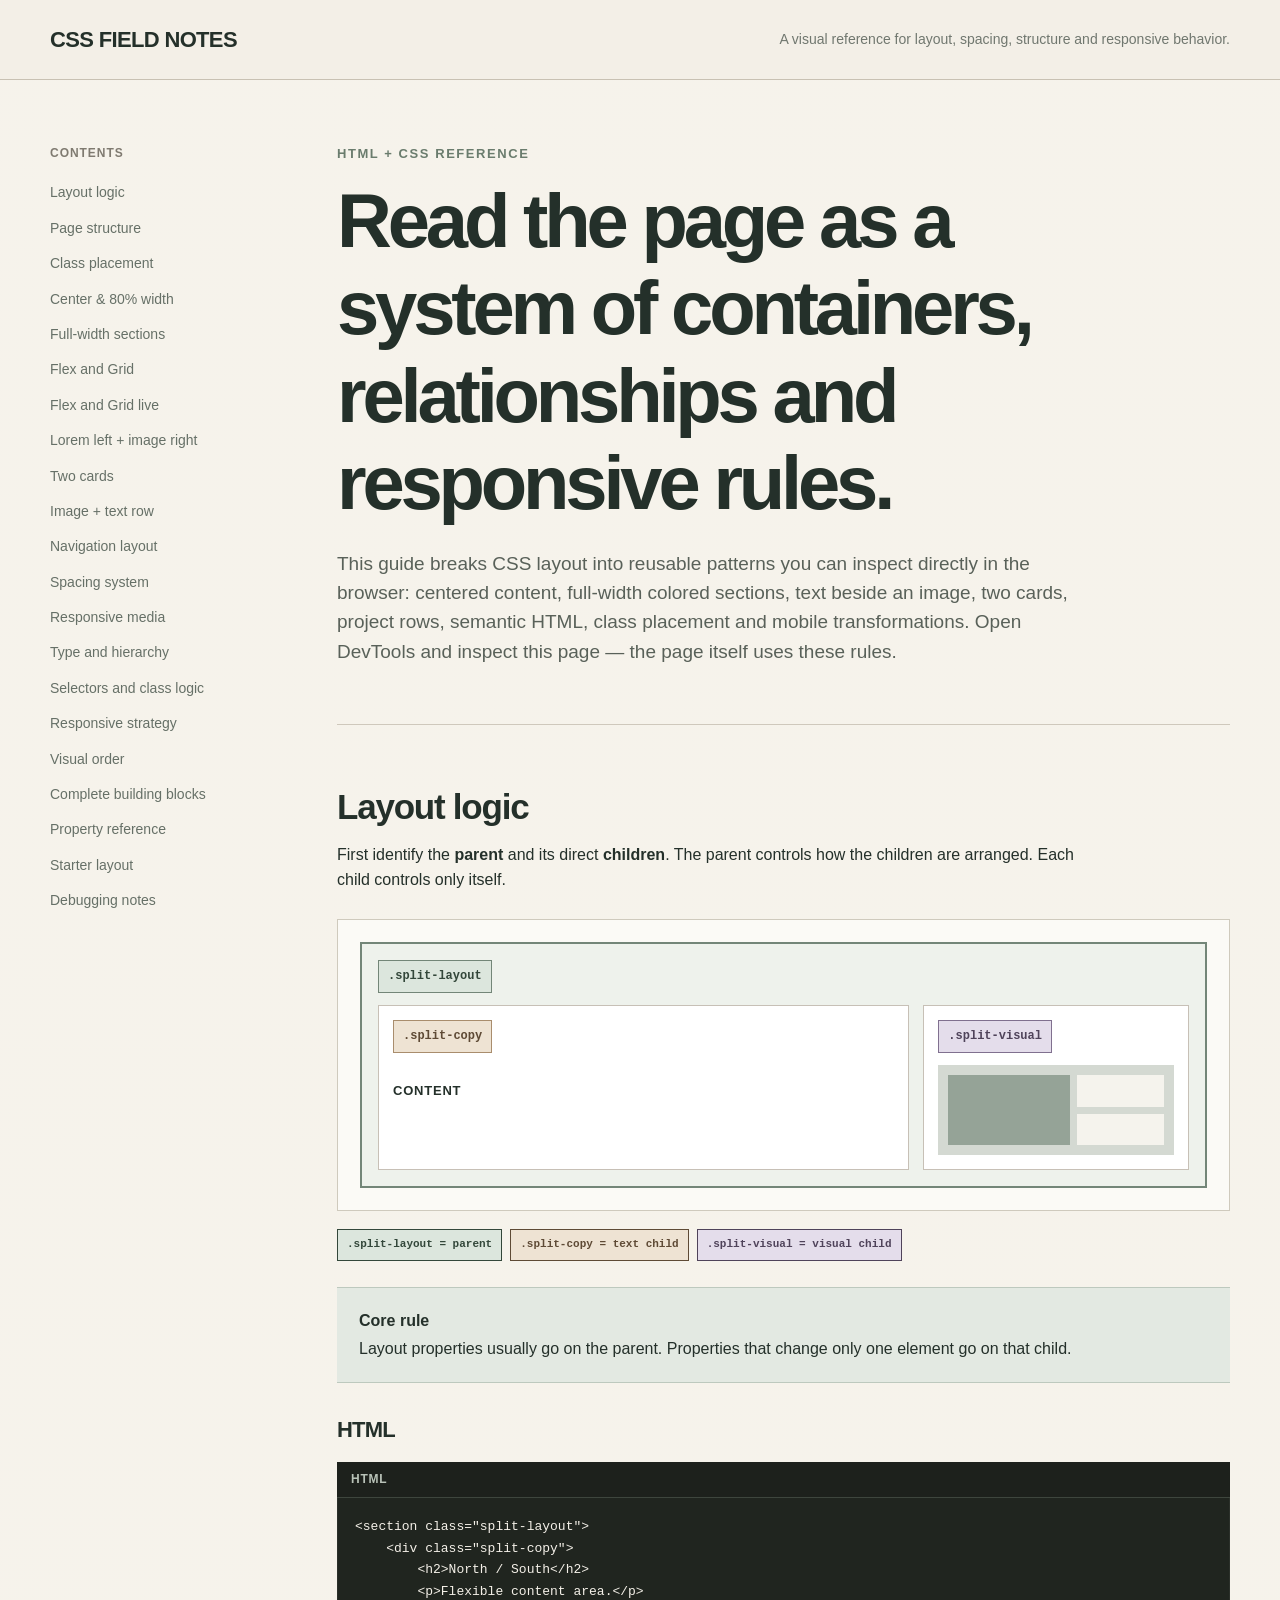
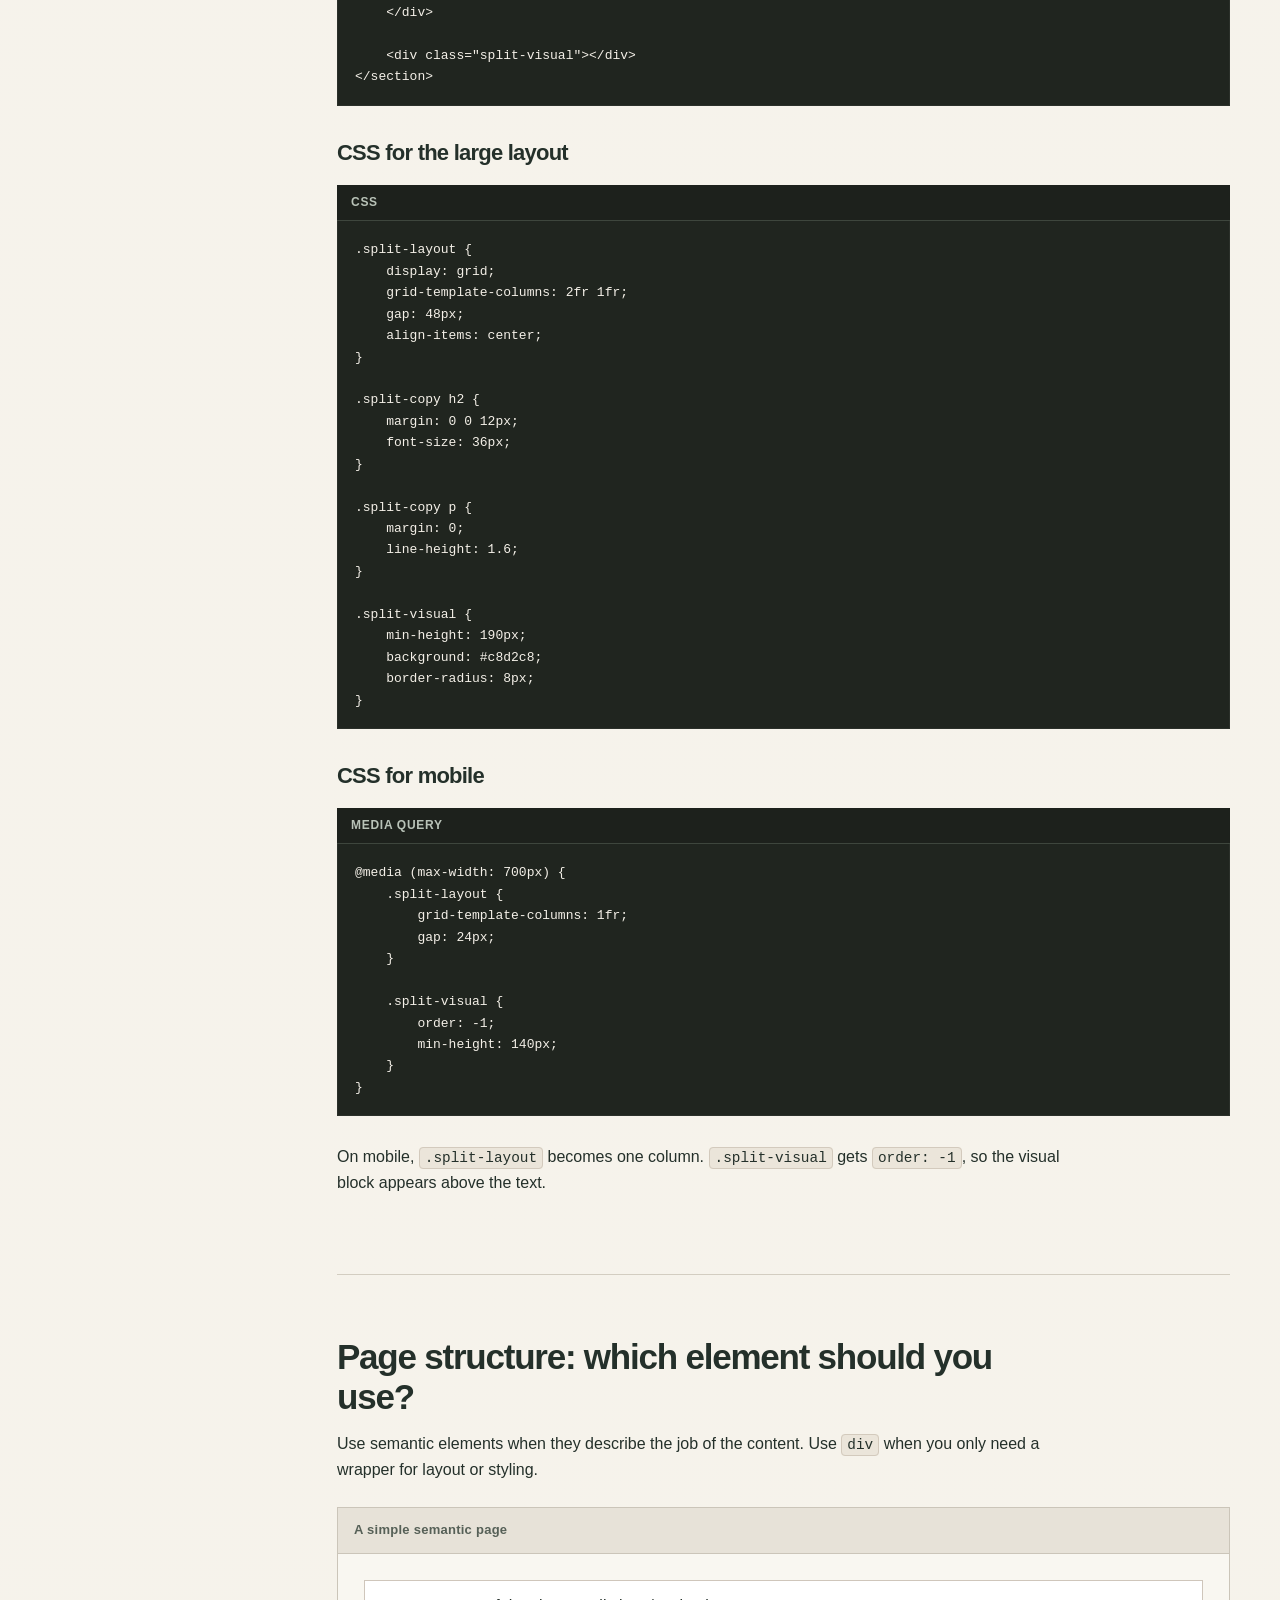
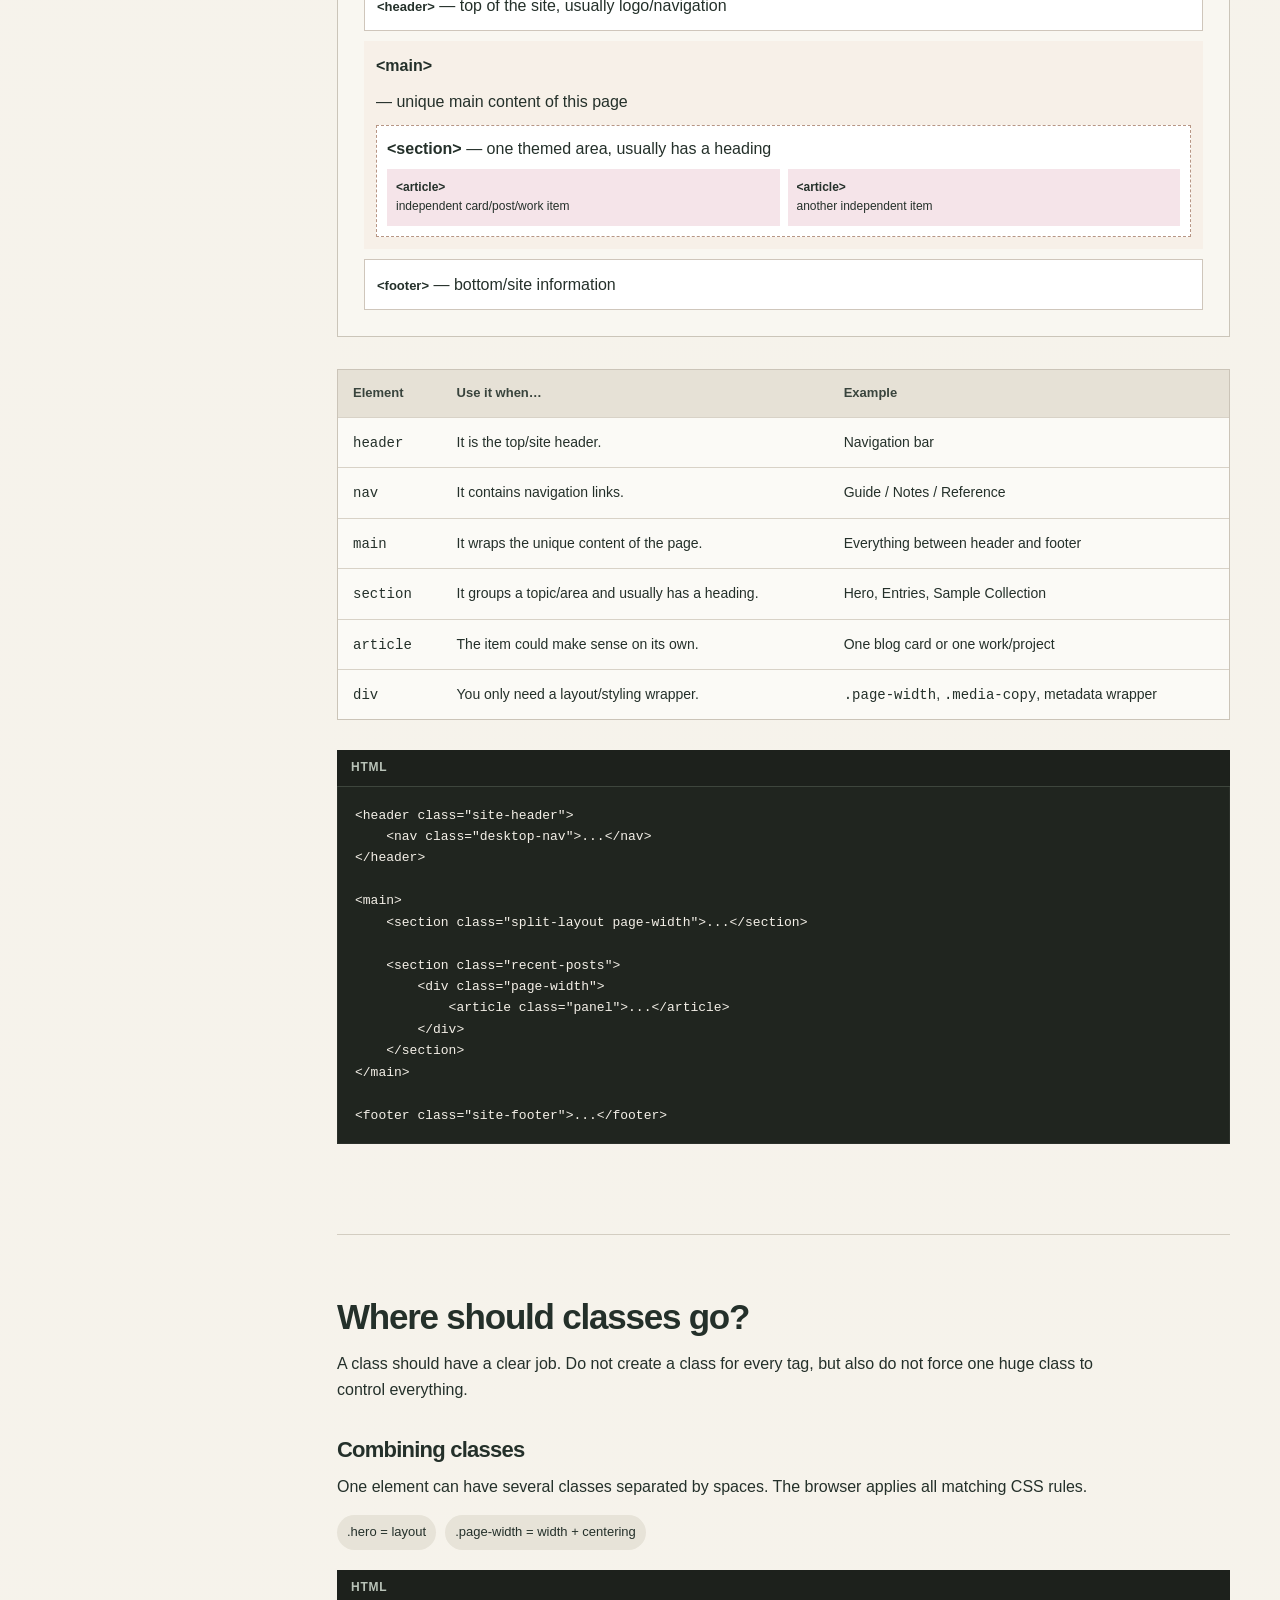
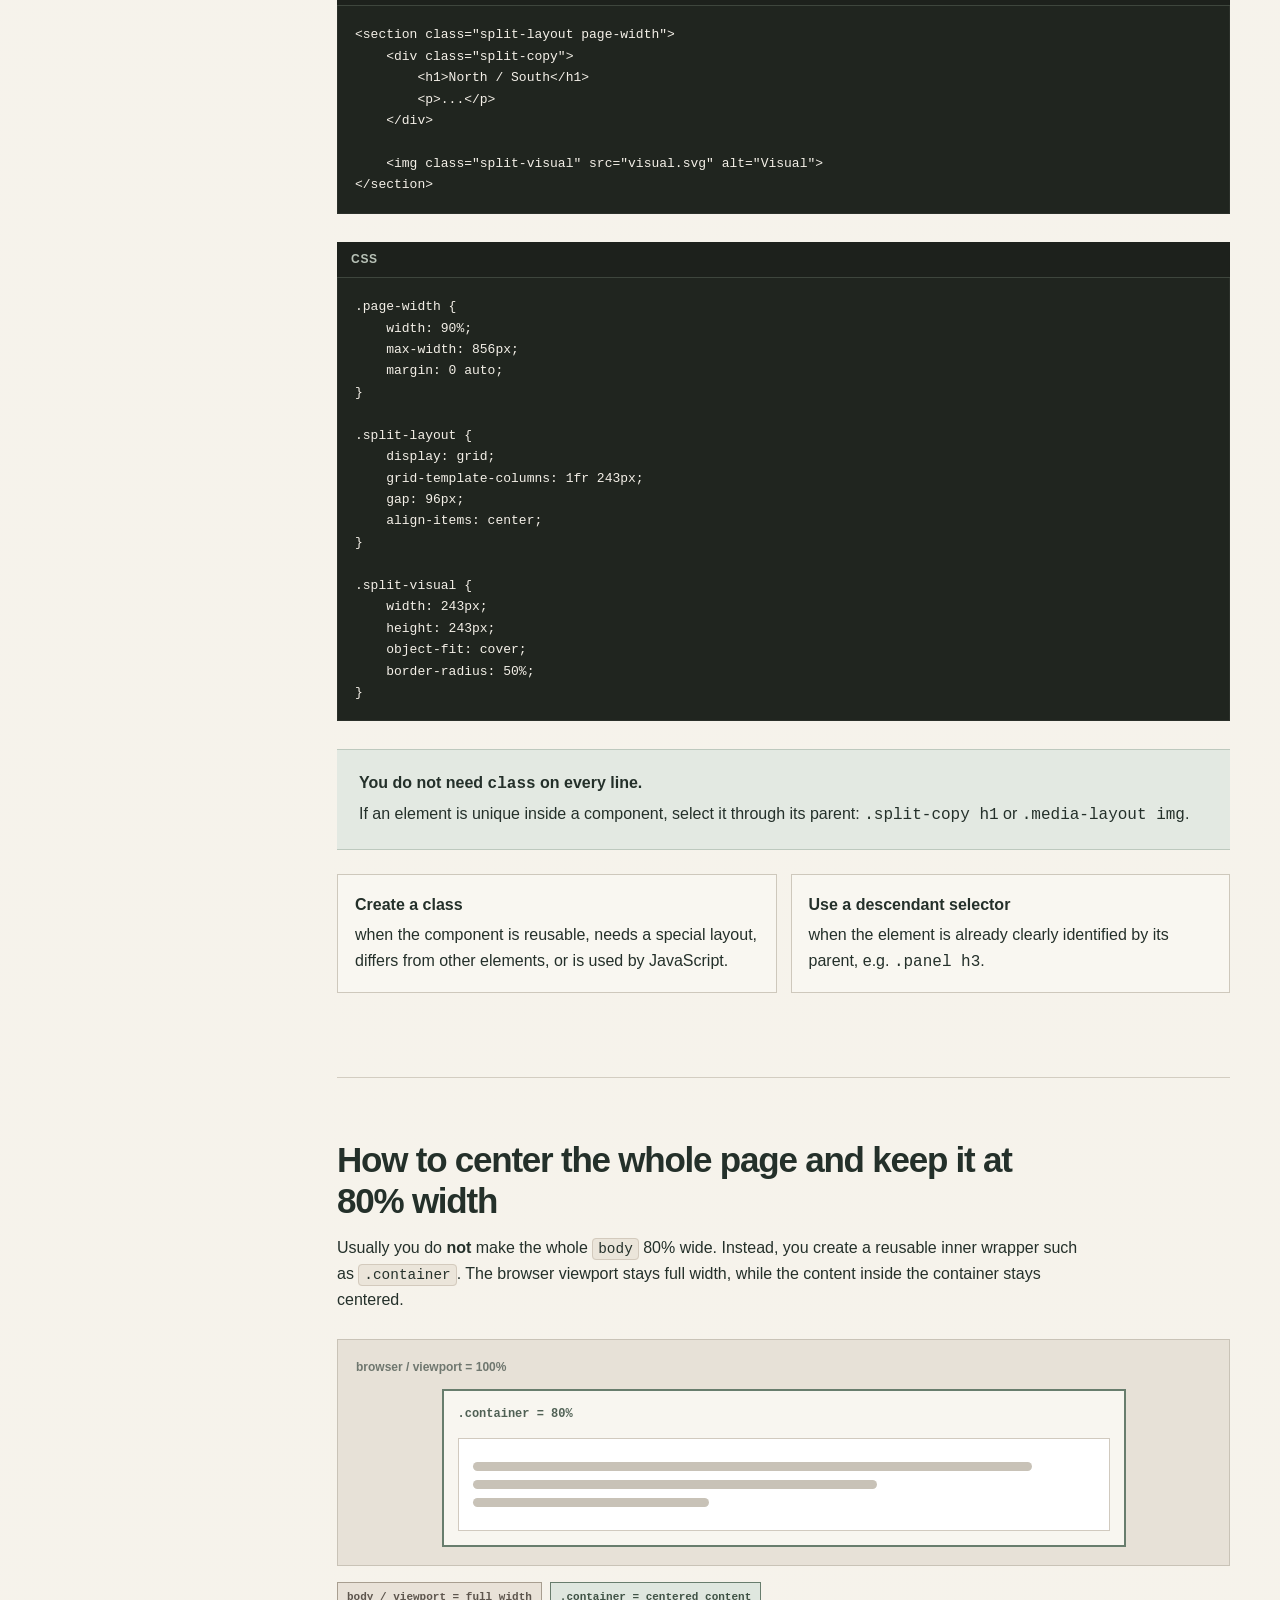
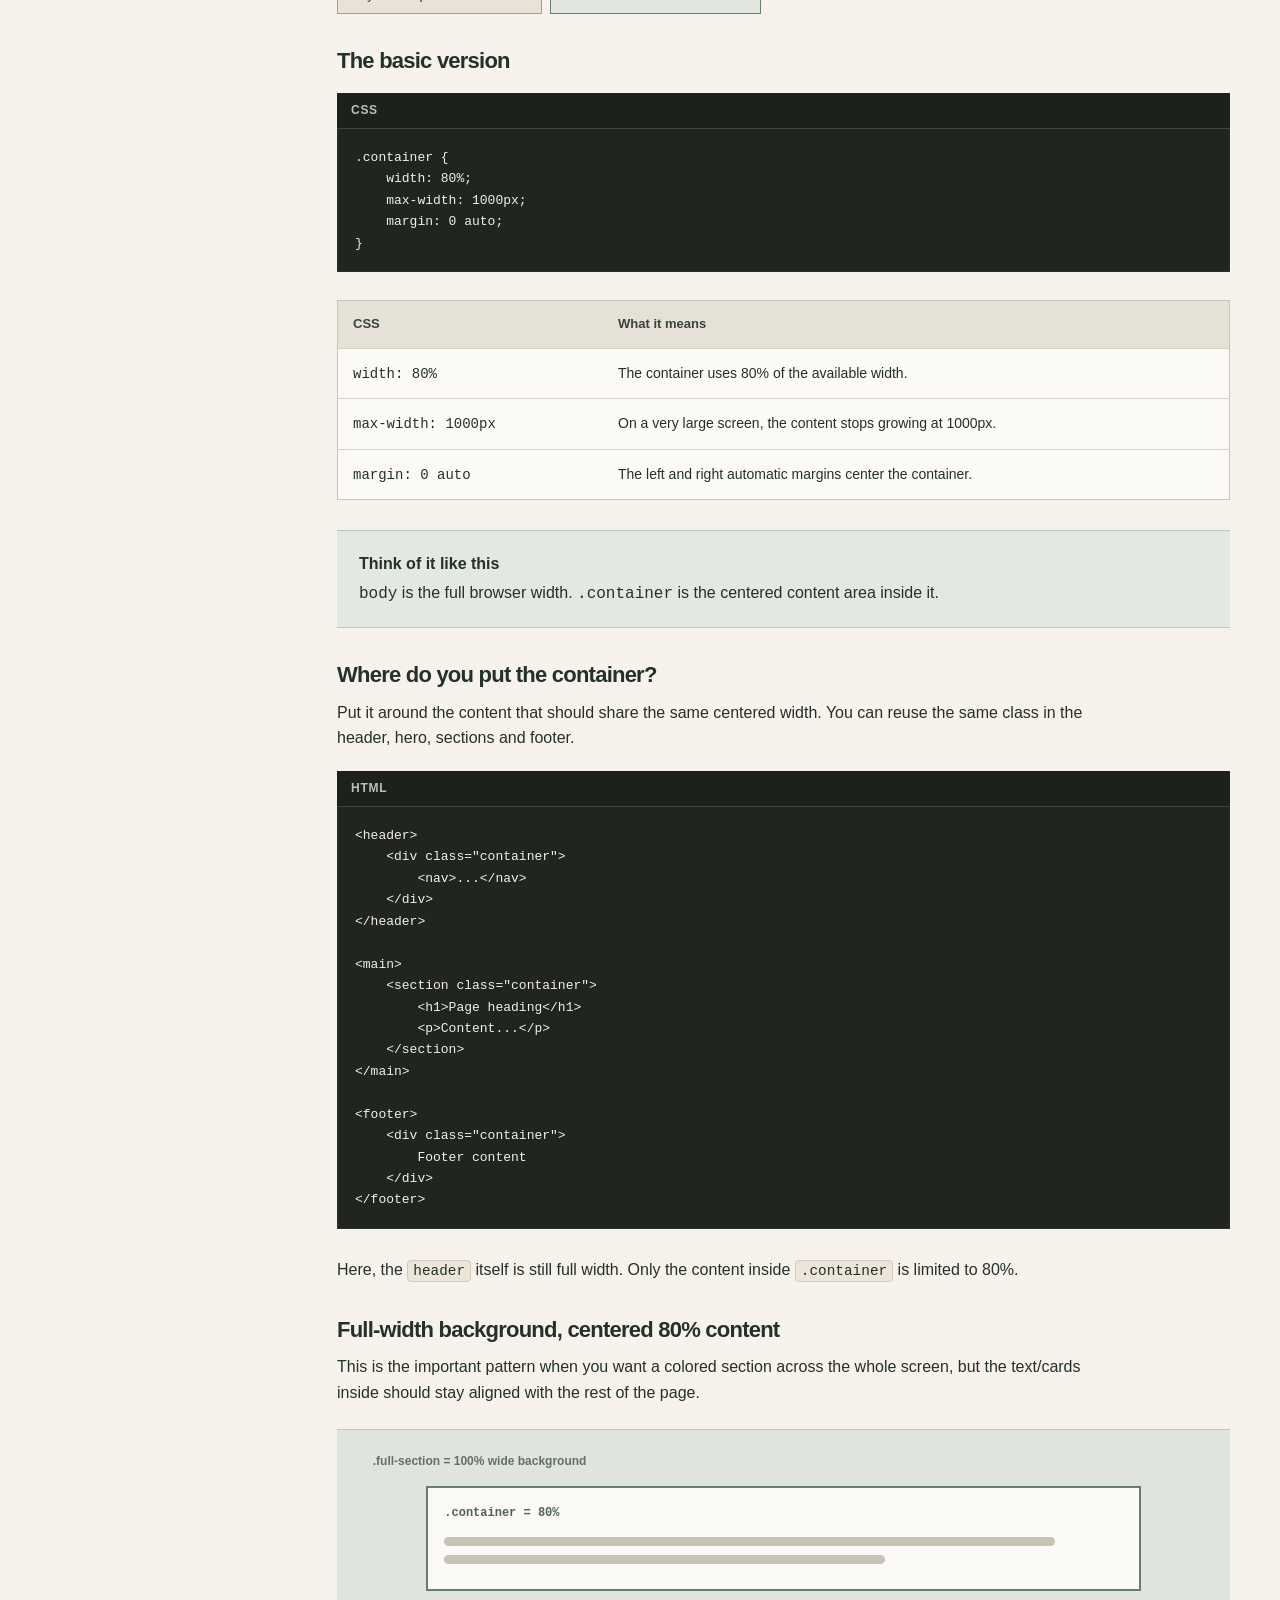
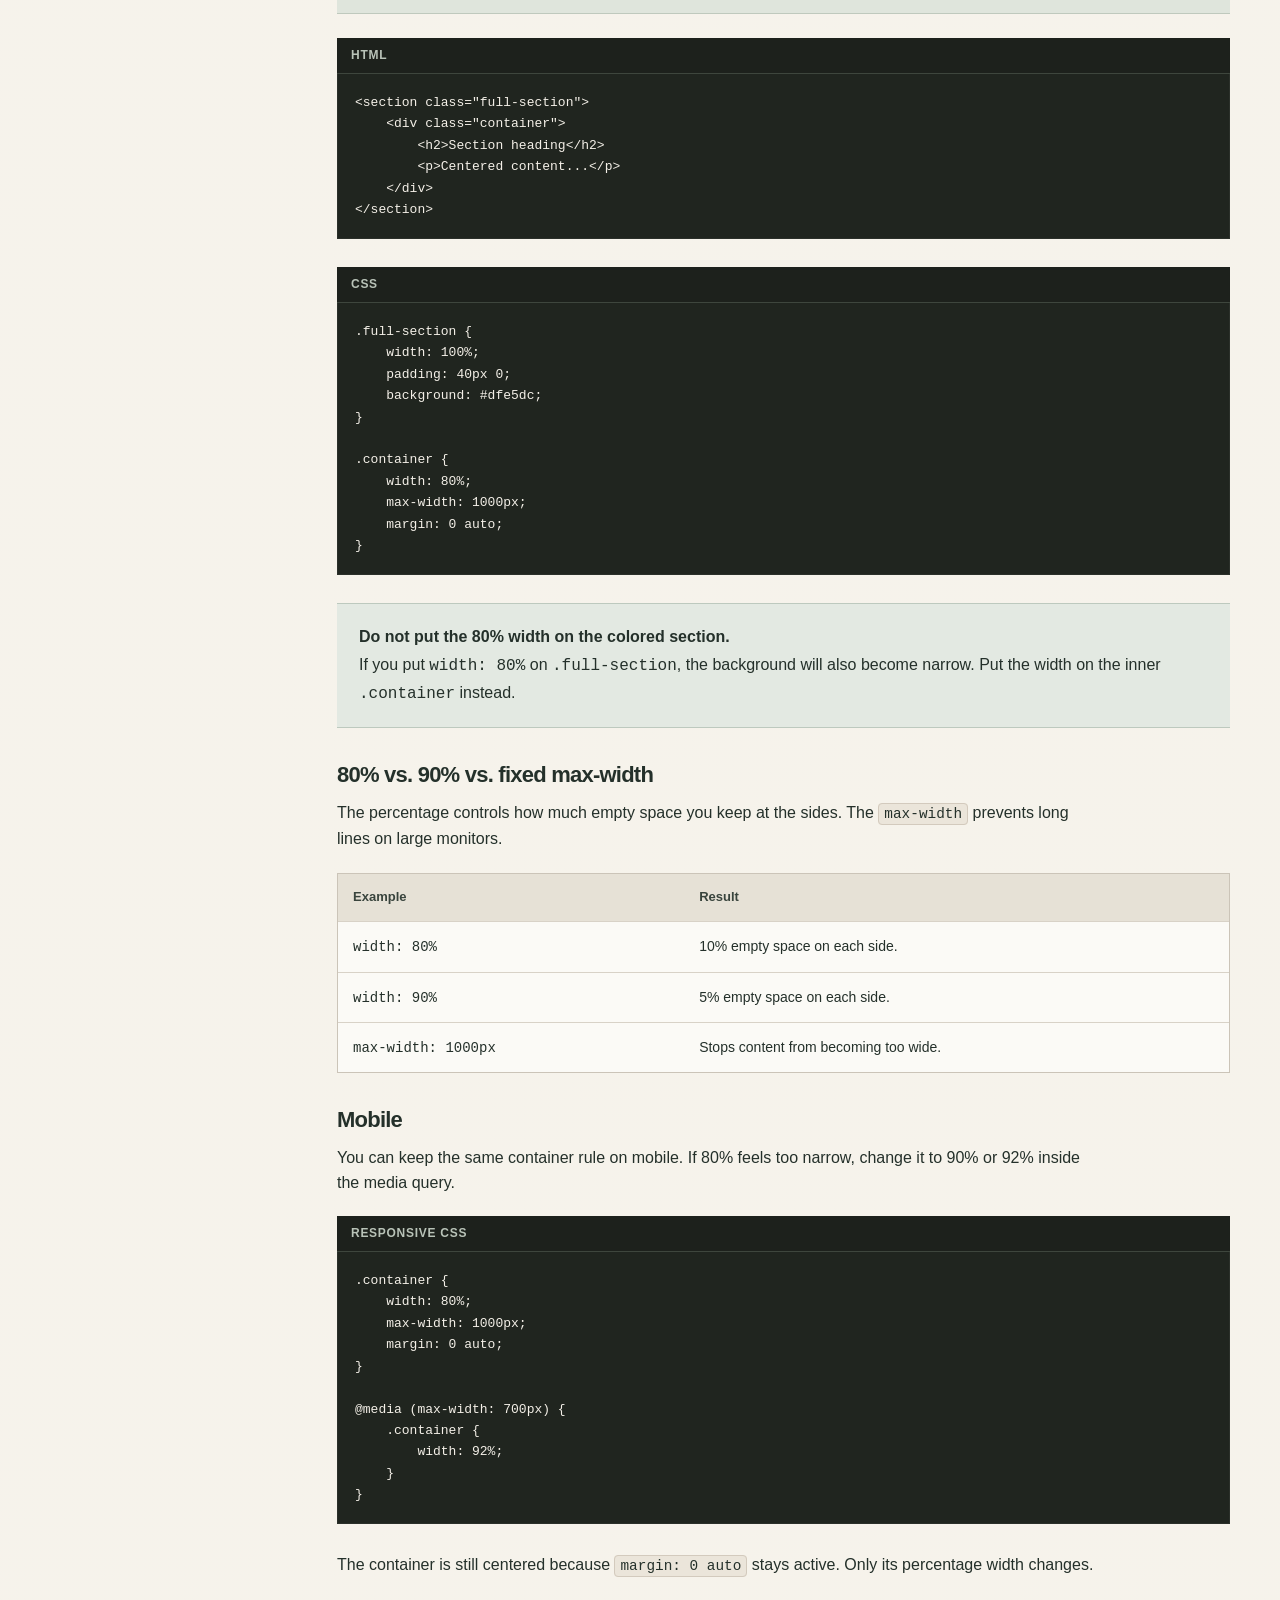
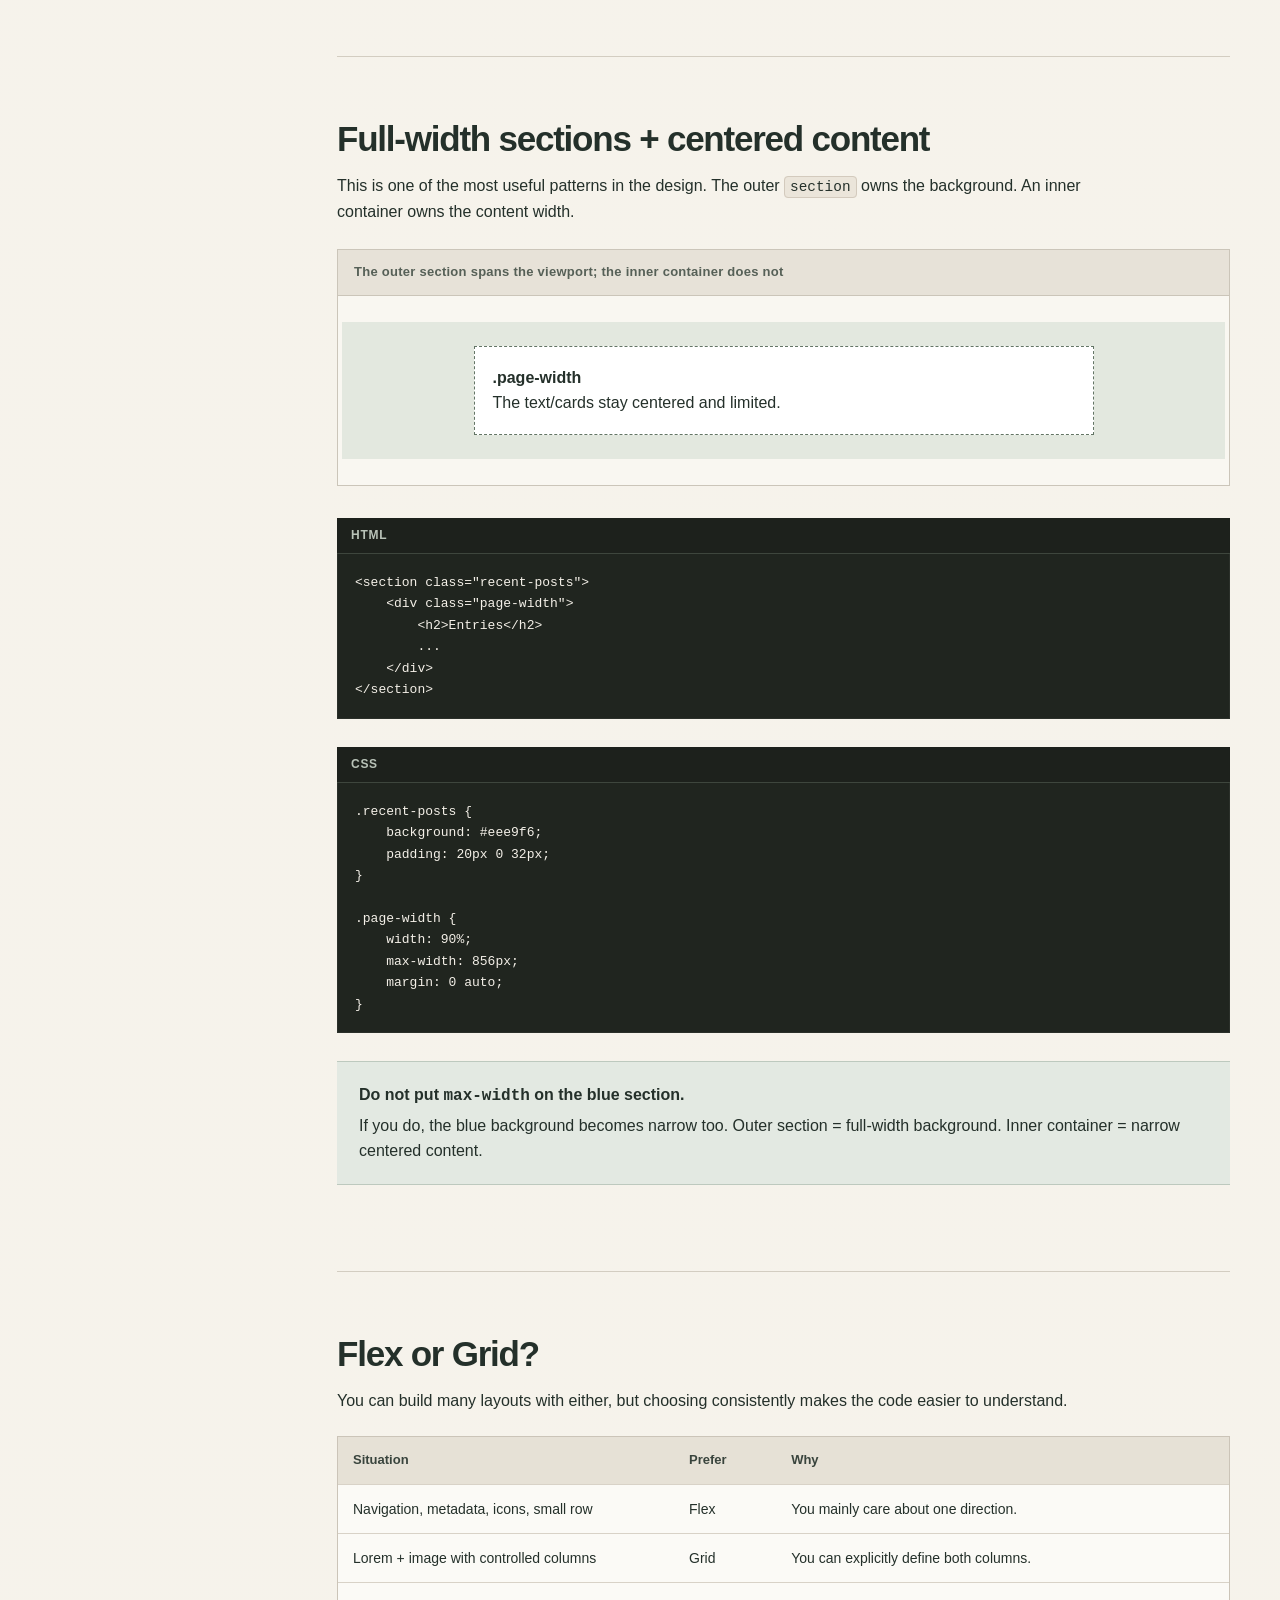
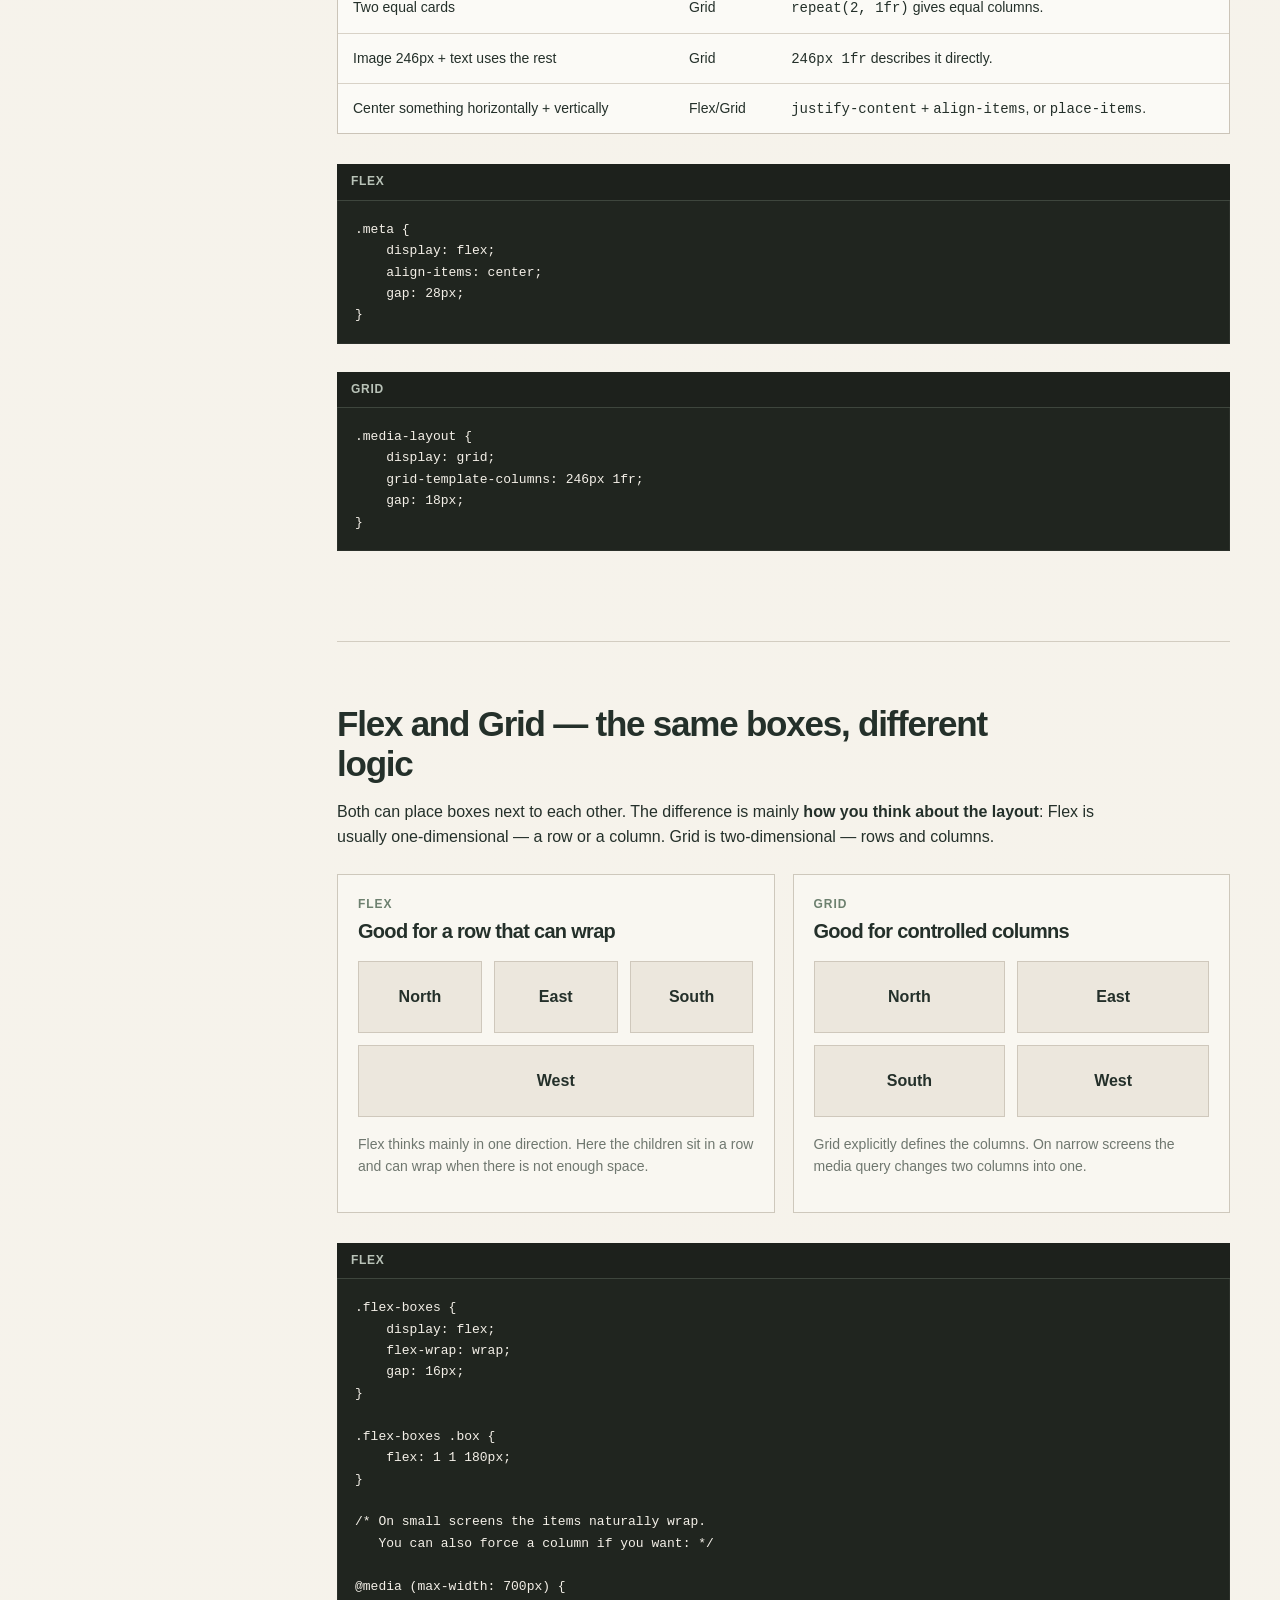
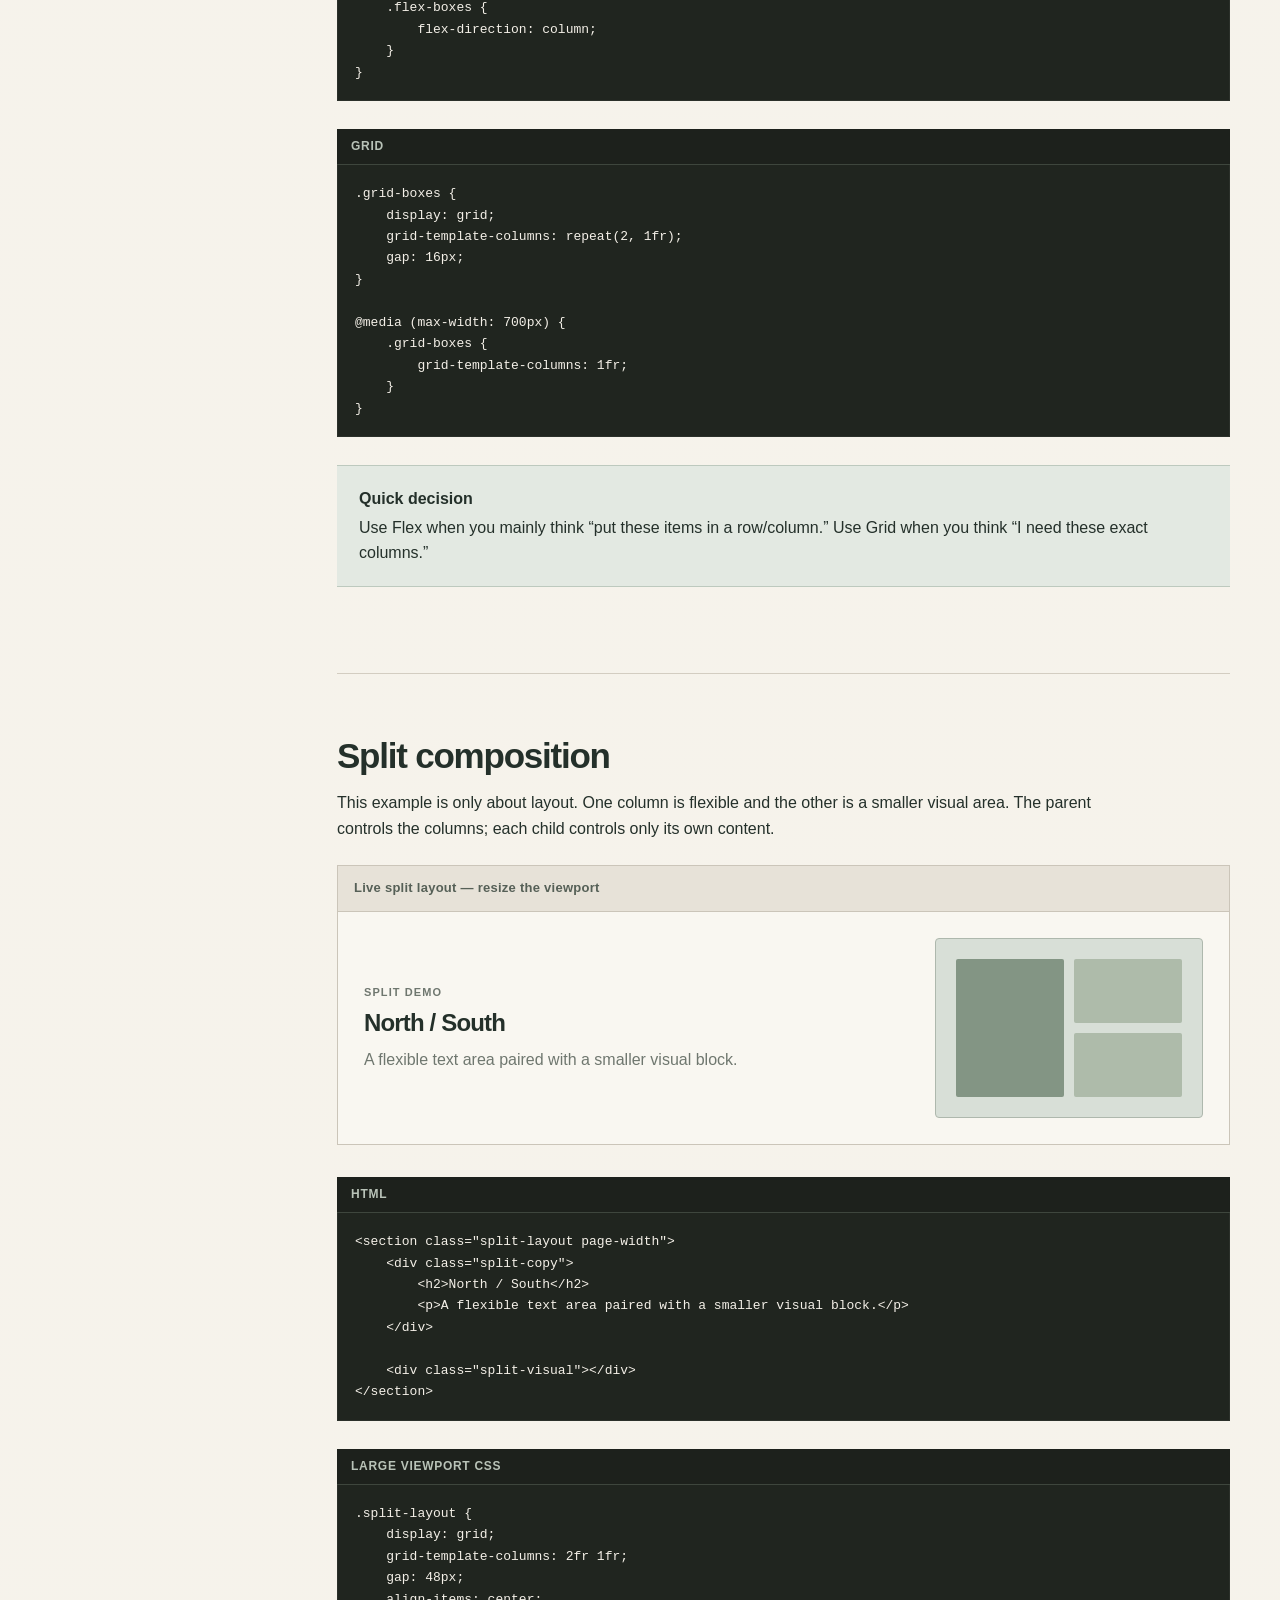
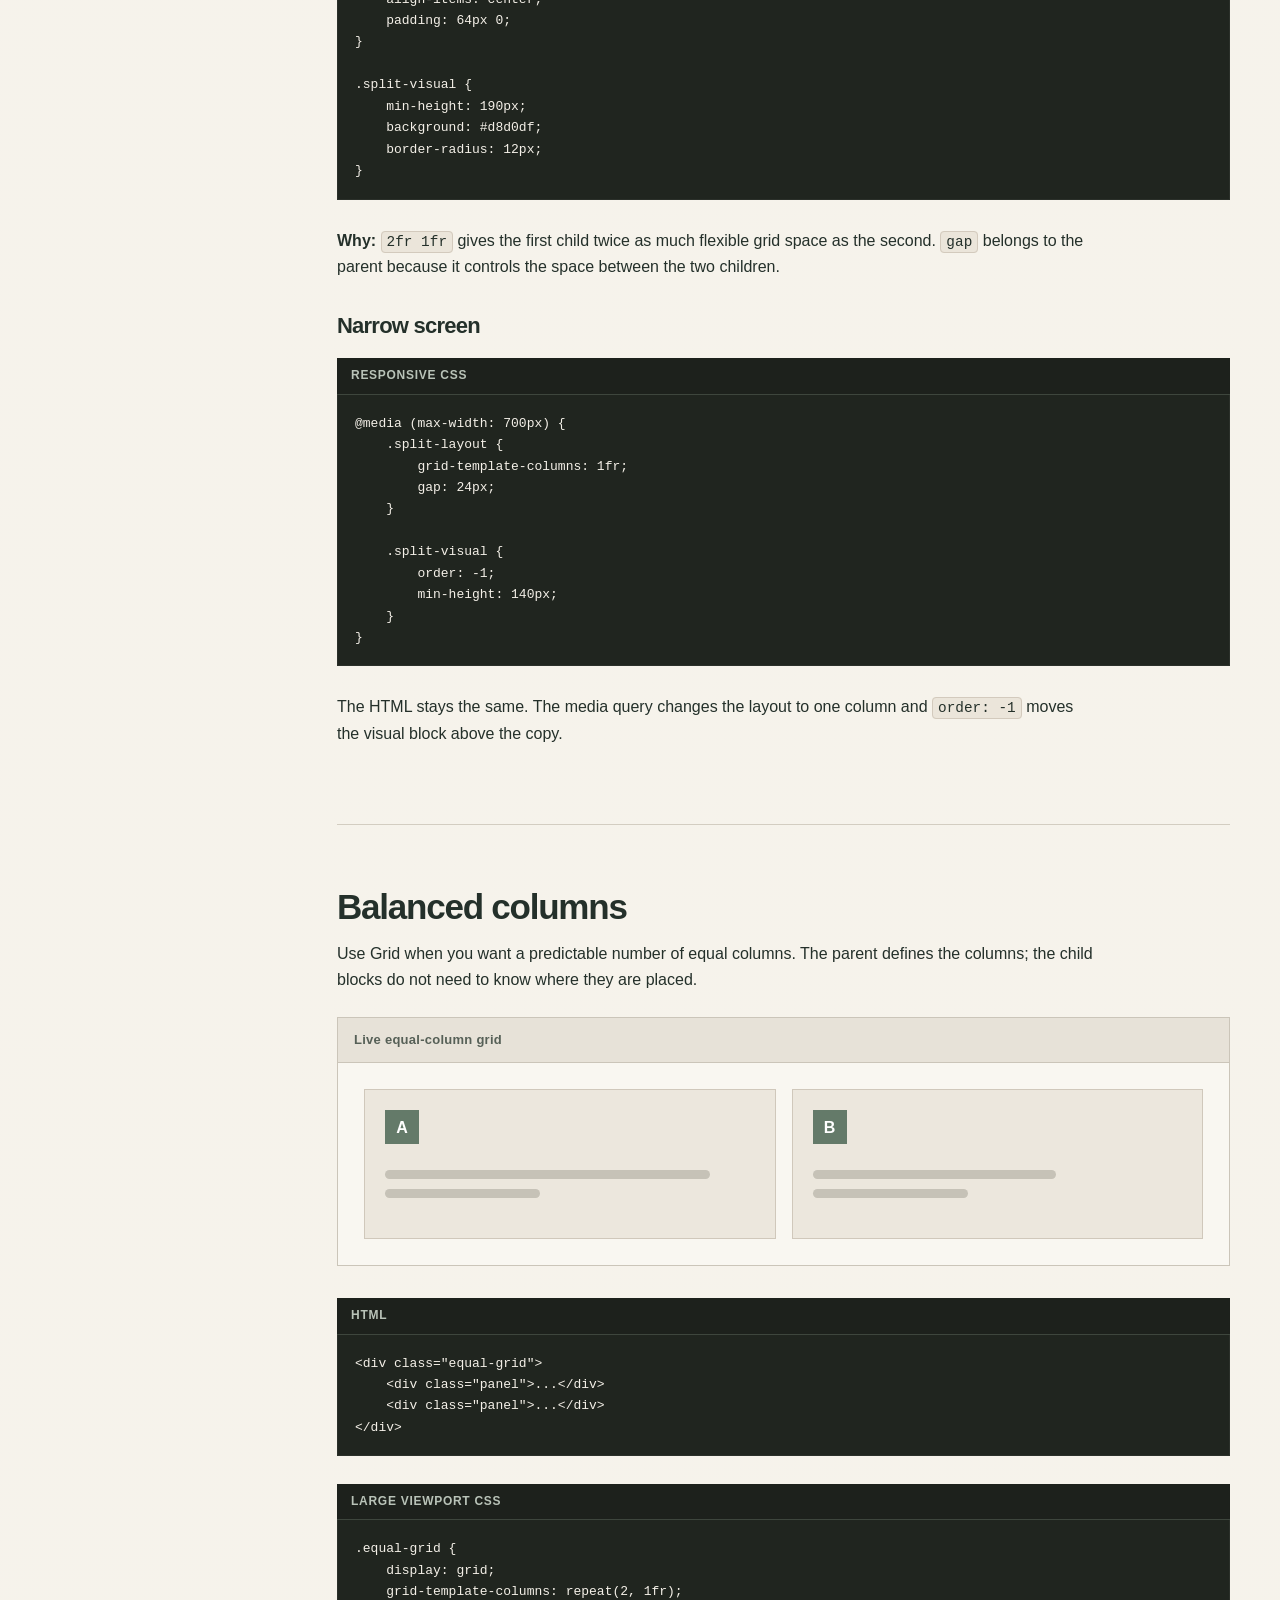
<file: index.html>
<!DOCTYPE html>
<html lang="en">
<head>
    <meta charset="UTF-8">
    <meta name="viewport" content="width=device-width, initial-scale=1.0">
    <meta name="description" content="A visual CSS layout and responsive design reference for building portfolio-style pages with HTML and CSS.">
    <title>CSS Field Notes — Layout & Responsive Design</title>
    <style>

/* =========================================================
   LEARN CSS — LAYOUT & RESPONSIVE DESIGN
   Open this file in DevTools. It is intentionally organized
   in the same order as the page.
   ========================================================= */

/* ---------- DESIGN TOKENS ---------- */
:root {
    --ink: #171717;
    --muted: #6f6962;
    --paper: #f6f3ee;
    --surface: #fffdf9;
    --soft: #ece7df;
    --line: #d7d0c6;
    --accent: #6f5a8a;
    --accent-soft: #eee9f3;
    --blue-soft: #ece8f2;
    --blue: #645a74;
    --code-bg: #181818;
    --code-text: #f7f3ed;
    --max-guide: 860px;
}

/* ---------- SAFE DEFAULTS ---------- */
* {
    box-sizing: border-box;
}

html {
    scroll-behavior: smooth;
}

body {
    margin: 0;
    color: var(--ink);
    background: var(--paper);
    font-family: Helvetica, Arial, sans-serif;
    font-size: 16px;
    line-height: 1.6;
}

img {
    display: block;
    max-width: 100%;
}

a {
    color: inherit;
}

button,
input,
select,
textarea {
    font: inherit;
}

code,
pre {
    font-family: "SFMono-Regular", Consolas, "Liberation Mono", monospace;
}

/* ---------- PAGE SHELL ---------- */
.site-header {
    border-bottom: 1px solid var(--line);
    background: rgba(251, 248, 244, 0.96);
}

.header-inner {
    width: min(1180px, calc(100% - 40px));
    margin: 0 auto;
    padding: 22px 0;
    display: flex;
    justify-content: space-between;
    align-items: center;
    gap: 24px;
}

.brand {
    font-size: 25px;
    font-weight: 800;
    letter-spacing: -0.04em;
    text-decoration: none;
}

.header-note {
    margin: 0;
    color: var(--muted);
    font-size: 14px;
}

.mobile-toc {
    display: none;
}

.page-shell {
    width: min(1180px, calc(100% - 40px));
    margin: 0 auto;
    padding: 52px 0 90px;
    display: grid;
    grid-template-columns: 230px minmax(0, 1fr);
    gap: 68px;
    align-items: start;
}

.sidebar {
    position: sticky;
    top: 24px;
}

.sidebar-title {
    margin: 0 0 12px;
    color: var(--muted);
    font-size: 12px;
    font-weight: 700;
    letter-spacing: 0.08em;
    text-transform: uppercase;
}

.sidebar a {
    display: block;
    padding: 4px 0;
    color: #59544e;
    font-size: 14px;
    text-decoration: none;
}

.sidebar a:hover {
    color: var(--accent);
}

.guide {
    min-width: 0;
    max-width: var(--max-guide);
}

/* ---------- TYPOGRAPHY ---------- */
.guide-intro {
    padding-bottom: 44px;
    border-bottom: 1px solid var(--line);
}

.eyebrow {
    margin: 0 0 12px;
    color: var(--accent);
    font-size: 13px;
    font-weight: 800;
    letter-spacing: 0.08em;
    text-transform: uppercase;
}

h1,
h2,
h3,
h4 {
    line-height: 1.15;
    letter-spacing: -0.035em;
}

h1 {
    max-width: 780px;
    margin: 0 0 22px;
    font-size: clamp(42px, 7vw, 72px);
}

.lead {
    max-width: 740px;
    margin: 0;
    color: #4f4a45;
    font-size: 20px;
    line-height: 1.55;
}

.guide-section {
    padding: 56px 0;
    border-bottom: 1px solid var(--line);
    scroll-margin-top: 24px;
}

.guide-section > h2 {
    margin: 0 0 14px;
    font-size: 36px;
}

.guide-section > h3 {
    margin: 34px 0 12px;
    font-size: 24px;
}

.guide-section > p,
.guide-section > ul,
.guide-section > ol {
    max-width: 760px;
}

.guide-section p {
    margin-top: 0;
}

.muted {
    color: var(--muted);
}

.rule {
    margin: 24px 0;
    padding: 17px 20px;
    border-left: 4px solid var(--accent);
    background: var(--accent-soft);
}

.rule strong {
    display: block;
    margin-bottom: 3px;
}

.small-note {
    color: var(--muted);
    font-size: 14px;
}

/* ---------- CODE ---------- */
.code-block {
    margin: 20px 0 28px;
    border: 1px solid #2d2d2d;
    border-radius: 8px;
    overflow: hidden;
    background: var(--code-bg);
}

.code-label {
    padding: 8px 14px;
    border-bottom: 1px solid #343434;
    color: #bdb6ad;
    font-size: 12px;
    font-weight: 700;
    letter-spacing: 0.06em;
    text-transform: uppercase;
}

pre {
    margin: 0;
    padding: 18px;
    overflow-x: auto;
    color: var(--code-text);
    font-size: 13px;
    line-height: 1.65;
    tab-size: 4;
}

.inline-code {
    padding: 2px 5px;
    border: 1px solid #e2d8cc;
    border-radius: 4px;
    background: #f4ede5;
    font-size: 0.9em;
}

/* ---------- TABLES ---------- */
.table-wrap {
    margin: 22px 0 30px;
    overflow-x: auto;
    border: 1px solid var(--line);
    border-radius: 8px;
    background: var(--surface);
}

table {
    width: 100%;
    border-collapse: collapse;
    min-width: 650px;
}

th,
td {
    padding: 13px 15px;
    border-bottom: 1px solid var(--line);
    text-align: left;
    vertical-align: top;
}

th {
    background: #f2ece5;
    font-size: 13px;
}

td {
    font-size: 14px;
}

tr:last-child td {
    border-bottom: 0;
}

/* ---------- LIVE VISUAL EXAMPLES ---------- */
.demo {
    margin: 24px 0 32px;
    border: 1px solid var(--line);
    border-radius: 10px;
    overflow: hidden;
    background: var(--surface);
}

.demo-title {
    margin: 0;
    padding: 12px 16px;
    border-bottom: 1px solid var(--line);
    background: #f5f0ea;
    font-size: 13px;
    font-weight: 700;
}

.demo-body {
    padding: 22px;
}

.demo-caption {
    margin: 14px 0 0;
    color: var(--muted);
    font-size: 13px;
}

/* Parent / child */
.parent-demo {
    padding: 18px;
    border: 2px solid #b98c98;
    background: #fff7f9;
}

.parent-demo > span {
    display: block;
    margin-bottom: 12px;
    font-size: 12px;
    font-weight: 700;
}

.parent-children {
    display: grid;
    grid-template-columns: 1fr 150px;
    gap: 16px;
}

.child-demo {
    min-height: 90px;
    padding: 15px;
    border: 1px solid #c9c1b8;
    background: white;
}

/* Full width strip */
.full-strip-demo {
    margin-inline: -22px;
    padding: 24px 22px;
    background: var(--blue-soft);
}

.inner-width-demo {
    width: 82%;
    max-width: 620px;
    margin: 0 auto;
    padding: 18px;
    border: 1px dashed var(--blue);
    background: #fff;
}

.width-bars {
    display: grid;
    gap: 9px;
    margin-top: 16px;
}

.width-bar {
    height: 12px;
    border-radius: 20px;
    background: #d9d1c7;
}

.width-bar.long { width: 100%; }
.width-bar.medium { width: 78%; }
.width-bar.short { width: 48%; }


.compare {
    display: grid;
    grid-template-columns: repeat(2, 1fr);
    gap: 18px;
    margin: 22px 0 30px;
}

.compare-panel {
    min-width: 0;
    padding: 18px;
    border: 1px solid var(--line);
    border-radius: 8px;
    background: white;
}

.compare-panel h4 {
    margin: 0 0 14px;
    font-size: 15px;
}

.phone-cards {
    display: grid;
    grid-template-columns: 1fr;
    gap: 9px;
}

.phone-card {
    padding: 12px;
    background: #f0ece8;
    font-size: 12px;
}

.phone-work img {
    width: 100%;
    height: auto;
    margin-bottom: 10px;
}

.phone-work h4 {
    margin-bottom: 6px;
}

/* Semantic HTML */
.semantic-demo {
    display: grid;
    gap: 10px;
}

.semantic-box {
    padding: 12px;
    border: 1px solid #cfc6bb;
    background: #fff;
}

.semantic-box strong {
    font-size: 13px;
}

.semantic-main {
    display: grid;
    gap: 10px;
    padding: 12px;
    background: #f7f0e8;
}

.semantic-section {
    padding: 10px;
    border: 1px dashed #b79685;
    background: #fff;
}

.semantic-articles {
    display: grid;
    grid-template-columns: repeat(2, 1fr);
    gap: 8px;
    margin-top: 8px;
}

.semantic-articles article {
    padding: 9px;
    background: #f5e4e9;
    font-size: 12px;
}

/* Class stacking */
.stack-demo {
    display: flex;
    flex-wrap: wrap;
    gap: 9px;
    margin: 16px 0;
}

.stack-pill {
    padding: 7px 10px;
    border-radius: 999px;
    background: var(--soft);
    font-size: 13px;
}

.stack-result {
    padding: 18px;
    border: 1px solid var(--line);
    background: white;
}

/* Property list */
.property-groups {
    display: grid;
    grid-template-columns: repeat(2, 1fr);
    gap: 18px;
}

.property-group {
    padding: 18px;
    border: 1px solid var(--line);
    background: white;
}

.property-group h3 {
    margin: 0 0 13px;
    font-size: 18px;
}

.property-list {
    margin: 0;
    padding: 0;
    list-style: none;
}

.property-list li {
    padding: 7px 0;
    border-bottom: 1px solid #eee7df;
    font-size: 14px;
}

.property-list li:last-child {
    border-bottom: 0;
}

.property-list code {
    font-weight: 700;
}

/* Decision cards */
.decision-grid {
    display: grid;
    grid-template-columns: repeat(2, 1fr);
    gap: 14px;
    margin: 22px 0;
}

.decision {
    padding: 17px;
    border: 1px solid var(--line);
    background: white;
}

.decision strong {
    display: block;
    margin-bottom: 5px;
}

/* Footer */
.site-footer {
    width: min(1180px, calc(100% - 40px));
    margin: 0 auto;
    padding: 30px 0 50px;
    color: var(--muted);
    font-size: 13px;
}

/* ---------- RESPONSIVE GUIDE PAGE ----------
   Same principle as the portfolio:
   desktop CSS first, mobile only overrides what changes.
   ------------------------------------------------------ */
@media (max-width: 900px) {
    .page-shell {
        grid-template-columns: 1fr;
        gap: 28px;
    }

    .sidebar {
        display: none;
    }

    .mobile-toc {
        display: block;
        width: min(1180px, calc(100% - 40px));
        margin: 20px auto 0;
        border: 1px solid var(--line);
        background: white;
    }

    .mobile-toc summary {
        padding: 12px 15px;
        cursor: pointer;
        font-weight: 700;
    }

    .mobile-toc nav {
        padding: 0 15px 14px;
        columns: 2;
    }

    .mobile-toc a {
        display: block;
        padding: 4px 0;
        font-size: 13px;
        text-decoration: none;
    }
}

@media (max-width: 700px) {
    .header-inner {
        padding: 16px 0;
    }

    .header-note {
        display: none;
    }

    .page-shell {
        width: min(100% - 28px, 860px);
        padding-top: 32px;
    }

    h1 {
        font-size: 43px;
    }

    .lead {
        font-size: 18px;
    }

    .guide-section {
        padding: 42px 0;
    }

    .guide-section > h2 {
        font-size: 30px;
    }

    .compare,
    .property-groups,
    .decision-grid {
        grid-template-columns: 1fr;
    }

    .parent-children {
        grid-template-columns: 1fr;
    }

    /* The same hero change explained in the guide */
    /* Two cards become one column */
    /* Image + text becomes stacked */
    .semantic-articles {
        grid-template-columns: 1fr;
    }

    .mobile-toc nav {
        columns: 1;
    }
}

@media (max-width: 430px) {
    pre {
        font-size: 12px;
    }

    .demo-body {
        padding: 16px;
    }

    .full-strip-demo {
        margin-inline: -16px;
        padding-inline: 16px;
    }
}


/* ---------- FLEX VS GRID LIVE COMPARISON ---------- */
.compare-layouts {
    display: grid;
    grid-template-columns: repeat(2, minmax(0, 1fr));
    gap: 18px;
    margin: 24px 0 30px;
}

.layout-example {
    min-width: 0;
    padding: 20px;
    border: 1px solid var(--line);
    border-radius: 10px;
    background: var(--surface);
}

.layout-example h3 {
    margin: 0 0 18px;
    font-size: 20px;
}

.layout-kicker {
    margin: 0 0 6px;
    color: var(--accent);
    font-size: 12px;
    font-weight: 800;
    letter-spacing: 0.08em;
}

.flex-box-demo {
    display: flex;
    flex-wrap: wrap;
    gap: 12px;
    margin-bottom: 16px;
}

.flex-box-demo .sample-box {
    flex: 1 1 110px;
}

.grid-box-demo {
    display: grid;
    grid-template-columns: repeat(2, 1fr);
    gap: 12px;
    margin-bottom: 16px;
}

.sample-box {
    min-height: 72px;
    display: grid;
    place-items: center;
    padding: 14px;
    border: 1px solid #cfc5ba;
    border-radius: 7px;
    background: #f4eee7;
    font-weight: 700;
}

@media (max-width: 700px) {
    .compare-layouts {
        grid-template-columns: 1fr;
    }

    .flex-box-demo {
        flex-direction: column;
    }

    .flex-box-demo .sample-box {
        flex-basis: auto;
    }

    .grid-box-demo {
        grid-template-columns: 1fr;
    }
}




/* ---------- NEUTRAL LAYOUT DEMOS ---------- */
.demo-overline {
    display: block;
    margin-bottom: 8px;
    color: var(--muted);
    font-size: 11px;
    font-weight: 800;
    letter-spacing: 0.1em;
}

.split-demo {
    display: grid;
    grid-template-columns: 2fr 1fr;
    gap: 36px;
    align-items: center;
}

.split-demo h3,
.media-copy-demo h3 {
    margin: 0 0 10px;
    font-size: 24px;
}

.split-demo p {
    margin: 0;
    color: var(--muted);
}

.shape-visual {
    min-height: 180px;
    padding: 20px;
    display: grid;
    grid-template-columns: 1fr 1fr;
    grid-template-rows: 1fr 1fr;
    gap: 10px;
    border: 1px solid #cfc6bd;
    border-radius: 14px;
    background: #ded7e4;
}

.shape-visual span {
    border-radius: 8px;
    background: #b9adc2;
}

.shape-visual span:first-child {
    grid-row: 1 / 3;
    background: #8f819a;
}

.equal-grid-demo {
    display: grid;
    grid-template-columns: repeat(2, 1fr);
    gap: 18px;
}

.plain-panel {
    min-height: 150px;
    padding: 20px;
    border: 1px solid #d2cac1;
    border-radius: 10px;
    background: #efeae4;
}

.plain-panel > span {
    width: 34px;
    height: 34px;
    margin-bottom: 26px;
    display: grid;
    place-items: center;
    border-radius: 7px;
    background: #7d7088;
    color: white;
    font-weight: 800;
}

.fake-line {
    height: 9px;
    margin-top: 10px;
    border-radius: 999px;
    background: #c9c0b8;
}

.fake-line.wide { width: 88%; }
.fake-line.medium { width: 66%; }
.fake-line.short { width: 42%; }

.media-layout-demo {
    display: grid;
    grid-template-columns: 220px 1fr;
    gap: 28px;
    align-items: center;
}

.rectangle-visual {
    min-height: 150px;
    padding: 18px;
    display: grid;
    grid-template-columns: 2fr 1fr;
    gap: 9px;
    border-radius: 11px;
    background: #c9c0d2;
}

.rectangle-visual i {
    display: block;
    border-radius: 6px;
    background: rgba(255,255,255,.55);
}

.rectangle-visual i:first-child {
    grid-row: span 2;
}

.media-copy-demo .fake-line {
    background: #d2cbc3;
}

.order-demo {
    display: flex;
    gap: 16px;
}

.order-copy,
.order-shape {
    flex: 1;
    min-height: 90px;
    display: grid;
    place-items: center;
    padding: 16px;
    border: 1px solid #d2cac1;
    border-radius: 9px;
    background: #eee9e3;
    font-size: 12px;
    font-weight: 800;
    letter-spacing: 0.06em;
}

.order-shape {
    background: #d8d0df;
}

@media (max-width: 700px) {
    .split-demo,
    .equal-grid-demo,
    .media-layout-demo {
        grid-template-columns: 1fr;
    }

    .split-demo {
        gap: 20px;
    }

    .shape-visual {
        min-height: 135px;
    }

    .media-layout-demo {
        gap: 18px;
    }

    .rectangle-visual {
        min-height: 130px;
    }

    .order-demo {
        flex-direction: column;
    }
}


/* ---------- RESPONSIVE WORKFLOW DIAGRAM ---------- */
.responsive-wide-demo {
    display: grid;
    grid-template-columns: 1fr 120px;
    gap: 22px;
    align-items: center;
    min-height: 150px;
    padding: 18px;
    border: 1px solid #d2cac1;
    border-radius: 10px;
    background: #f4f0ea;
}

.responsive-narrow-demo {
    max-width: 220px;
    margin: 0 auto;
    display: grid;
    grid-template-columns: 1fr;
    gap: 16px;
    padding: 18px;
    border: 1px solid #d2cac1;
    border-radius: 10px;
    background: #f4f0ea;
}

.responsive-shape-demo {
    min-height: 105px;
    border-radius: 12px;
    background: linear-gradient(145deg, #b8adc2, #d8d0df);
}

.responsive-copy-demo {
    min-width: 0;
}


/* =========================================================
   EDITORIAL THEME OVERRIDES
   Same educational layout, different visual identity.
   ========================================================= */

:root {
    --ink: #24302a;
    --muted: #6f776f;
    --paper: #f4f0e7;
    --surface: #fbfaf6;
    --soft: #e7e3d8;
    --line: #cfcabd;
    --accent: #5f7668;
    --accent-soft: #dde5dd;
    --blue-soft: #e3e8df;
    --blue: #637565;
    --code-bg: #20251f;
    --code-text: #f3f0e7;
    --max-guide: 900px;
}

/* page tone */
body {
    background:
        linear-gradient(rgba(255,255,255,.18), rgba(255,255,255,.18)),
        var(--paper);
    color: var(--ink);
}

.site-header {
    background: rgba(244, 240, 231, 0.94);
    border-bottom: 1px solid #c8c1b3;
}

.brand {
    font-size: 22px;
    letter-spacing: -0.03em;
    text-transform: uppercase;
}

.header-note {
    max-width: 460px;
    text-align: right;
    color: #70776f;
}

.page-shell {
    grid-template-columns: 205px minmax(0, 1fr);
    gap: 82px;
    padding-top: 64px;
}

.sidebar {
    top: 30px;
}

.sidebar-title {
    color: #7f7a70;
}

.sidebar a {
    padding: 6px 0;
    color: #667067;
    border-bottom: 1px solid transparent;
}

.sidebar a:hover {
    color: var(--ink);
    border-bottom-color: #aeb7ad;
}

.guide-intro {
    padding: 0 0 58px;
    border-bottom: 1px solid #cfc8bc;
}

.eyebrow {
    color: #6a7c6d;
    letter-spacing: .12em;
}

h1 {
    max-width: 820px;
    font-size: clamp(46px, 7vw, 76px);
    font-weight: 700;
    letter-spacing: -0.055em;
}

.lead {
    color: #596159;
    font-size: 19px;
}

.guide-section {
    padding: 62px 0;
    border-bottom: 1px solid #d3cdc1;
}

.guide-section > h2 {
    max-width: 720px;
    font-size: 35px;
    font-weight: 700;
}

.guide-section > h3 {
    font-size: 22px;
}

.rule {
    border-left: 0;
    border-radius: 0;
    padding: 20px 22px;
    background: #e3e9e2;
    border-top: 1px solid #bdc9be;
    border-bottom: 1px solid #bdc9be;
}

.inline-code {
    background: #ebe5da;
    border-color: #d3cabd;
}

/* code becomes a flat editorial block */
.code-block {
    border: 0;
    border-radius: 0;
    background: var(--code-bg);
    box-shadow: inset 0 0 0 1px rgba(255,255,255,.05);
}

.code-label {
    border-bottom: 1px solid #3e463d;
    color: #b9c3b8;
    background: #1d211c;
}

pre {
    color: #f4f0e8;
}

/* tables */
.table-wrap {
    border-radius: 0;
    border-color: #cbc4b8;
    background: var(--surface);
}

th {
    background: #e6e1d6;
    color: #39443d;
}

th,
td {
    border-bottom-color: #d8d2c7;
}

/* demos */
.demo {
    border-radius: 0;
    border-color: #cbc5b9;
    background: #f9f7f1;
}

.demo-title {
    background: #e7e2d8;
    border-bottom-color: #cbc5b9;
    color: #566057;
    letter-spacing: .02em;
}

.demo-body {
    padding: 26px;
}

.compare-panel,
.layout-example,
.property-group,
.decision {
    border-radius: 0;
    background: #f9f7f1;
    border-color: #cec8bc;
}

/* generic demo surfaces */
.shape-visual {
    border-radius: 4px;
    border-color: #aeb8ad;
    background: #d8dfd7;
}

.shape-visual span {
    border-radius: 2px;
    background: #aebbaa;
}

.shape-visual span:first-child {
    background: #839584;
}

.equal-grid-demo {
    gap: 16px;
}

.plain-panel {
    border-radius: 0;
    background: #ece7dd;
    border-color: #d0c8bb;
}

.plain-panel > span {
    border-radius: 0;
    background: #647a69;
}

.fake-line {
    background: #c6c2b7;
}

.rectangle-visual {
    border-radius: 3px;
    background: #c8d2c8;
}

.rectangle-visual i {
    border-radius: 2px;
    background: rgba(255,255,255,.58);
}

.sample-box {
    border-radius: 0;
    background: #ece7dd;
    border-color: #cfc8bc;
}

.layout-kicker {
    color: #6d806f;
}

.order-copy,
.order-shape {
    border-radius: 0;
}

.order-copy {
    background: #ece7dd;
}

.order-shape {
    background: #d7e0d7;
}

.responsive-wide-demo,
.responsive-narrow-demo {
    border-radius: 0;
    background: #ebe6dc;
    border-color: #ccc5b9;
}

.responsive-shape-demo {
    border-radius: 3px;
    background: linear-gradient(145deg, #8da08f, #c8d2c8);
}

/* property reference reads like a field manual */
.property-groups {
    grid-template-columns: repeat(2, minmax(0, 1fr));
    gap: 14px;
}

.property-group {
    padding: 20px;
}

.property-group h3 {
    padding-bottom: 10px;
    border-bottom: 1px solid #d2cbc0;
}

.property-list li {
    border-bottom-color: #ddd6cb;
}

/* mobile toc */
.mobile-toc {
    border-radius: 0;
    background: #f8f5ef;
    border-color: #cbc4b8;
}

/* footer */
.site-footer {
    color: #747a73;
}

/* Responsive refinements */
@media (max-width: 900px) {
    .page-shell {
        gap: 32px;
    }
}

@media (max-width: 700px) {
    .page-shell {
        width: min(100% - 24px, 900px);
    }

    h1 {
        font-size: 42px;
    }

    .guide-section {
        padding: 48px 0;
    }

    .guide-section > h2 {
        font-size: 29px;
    }

    .property-groups {
        grid-template-columns: 1fr;
    }
}


@media (max-width: 700px) {
    .split-demo .shape-visual {
        order: -1;
    }
}


/* ---------- SIMPLE PARENT / CHILD MAP ---------- */
.simple-class-map {
    margin: 26px 0 18px;
    padding: 22px;
    border: 1px solid var(--line);
    background: var(--surface);
}

.simple-parent {
    padding: 16px;
    border: 2px solid #738678;
    background: #eef2ec;
}

.simple-label {
    width: fit-content;
    margin-bottom: 12px;
    padding: 6px 9px;
    border: 1px solid;
    font-family: "SFMono-Regular", Consolas, monospace;
    font-size: 12px;
    font-weight: 700;
}

.parent-label,
.parent-color {
    border-color: #738678;
    background: #dce6dd;
    color: #33473a;
}

.copy-label,
.copy-color {
    border-color: #a98d6d;
    background: #eee3d3;
    color: #5e4a35;
}

.visual-label,
.visual-color {
    border-color: #80708f;
    background: #e4ddeb;
    color: #4f435a;
}

.simple-children {
    display: grid;
    grid-template-columns: 2fr 1fr;
    gap: 14px;
}

.simple-child {
    min-height: 150px;
    padding: 14px;
    border: 1px solid #c7c0b6;
    background: #fff;
}

.simple-child > span {
    display: block;
    margin-top: 28px;
    font-size: 13px;
    font-weight: 800;
    letter-spacing: .06em;
}

.simple-visual-shape {
    min-height: 90px;
    padding: 10px;
    display: grid;
    grid-template-columns: 1.4fr 1fr;
    grid-template-rows: 1fr 1fr;
    gap: 7px;
    background: #d4d9d2;
}

.simple-visual-shape i {
    display: block;
    background: #f5f3ed;
}

.simple-visual-shape i:first-child {
    grid-row: 1 / 3;
    background: #95a397;
}

.class-legend {
    display: flex;
    flex-wrap: wrap;
    gap: 8px;
    margin: 0 0 26px;
}

.legend-item {
    padding: 6px 9px;
    border: 1px solid;
    font-family: "SFMono-Regular", Consolas, monospace;
    font-size: 11px;
    font-weight: 700;
}

@media (max-width: 700px) {
    .simple-children {
        grid-template-columns: 1fr;
    }

    .simple-child.visual-box {
        order: -1;
    }

    .simple-child {
        min-height: auto;
    }

    .simple-visual-shape {
        min-height: 110px;
    }
}


/* ---------- PAGE WIDTH / CONTAINER VISUAL ---------- */
.container-visual-demo {
    margin: 26px 0 16px;
    padding: 18px;
    border: 1px solid #c9c3b7;
    background: #e7e1d7;
}

.viewport-label {
    margin-bottom: 12px;
    color: var(--muted);
    font-size: 12px;
    font-weight: 700;
}

.container-outline {
    width: 80%;
    margin: 0 auto;
    padding: 14px;
    border: 2px solid #687d6d;
    background: #f8f6f0;
}

.container-name {
    margin-bottom: 14px;
    color: #506155;
    font-family: "SFMono-Regular", Consolas, monospace;
    font-size: 12px;
    font-weight: 700;
}

.container-content-demo {
    padding: 14px;
    border: 1px solid #d1cabf;
    background: white;
}

.demo-line {
    height: 9px;
    margin: 9px 0;
    border-radius: 999px;
    background: #c8c2b7;
}

.demo-line.long { width: 90%; }
.demo-line.medium { width: 65%; }
.demo-line.short { width: 38%; }

.viewport-color {
    border-color: #a89e90;
    background: #e9e2d8;
    color: #5d554d;
}

.container-color {
    border-color: #687d6d;
    background: #dfe7df;
    color: #3f5245;
}

.full-section-visual {
    margin: 24px 0;
    padding: 22px 0;
    background: #dfe5dc;
    border-top: 1px solid #bfc9bd;
    border-bottom: 1px solid #bfc9bd;
}

.full-section-label {
    width: 92%;
    margin: 0 auto 14px;
    color: #637065;
    font-size: 12px;
    font-weight: 700;
}

.inner-container-visual {
    width: 80%;
    margin: 0 auto;
    padding: 16px;
    background: #fbfaf6;
    border: 2px solid #687d6d;
}

@media (max-width: 700px) {
    .container-outline,
    .inner-container-visual {
        width: 92%;
    }
}


/* ---------- COMPLETE BUILDING BLOCKS ---------- */
.coverage-grid {
    display: grid;
    grid-template-columns: repeat(2, minmax(0, 1fr));
    gap: 10px;
    margin: 24px 0 36px;
}

.coverage-item {
    padding: 14px 16px;
    border: 1px solid var(--line);
    background: var(--surface);
}

.coverage-item strong,
.coverage-item span {
    display: block;
}

.coverage-item span {
    margin-top: 3px;
    color: var(--muted);
    font-size: 13px;
}

.component-demo {
    margin: 20px 0 26px;
    padding: 22px;
    border: 1px solid var(--line);
    background: var(--surface);
}

/* navigation */
.nav-demo-wide,
.nav-demo-small {
    display: flex;
    justify-content: space-between;
    align-items: center;
    gap: 20px;
    padding: 14px 0;
}

.nav-demo-wide {
    border-bottom: 1px solid var(--line);
}

.nav-demo-brand {
    font-size: 13px;
    font-weight: 800;
    letter-spacing: .12em;
}

.nav-demo-links {
    display: flex;
    gap: 22px;
    font-size: 13px;
}

.nav-demo-small {
    max-width: 320px;
    margin-top: 16px;
    padding: 14px;
    border: 1px solid var(--line);
}

.menu-lines {
    width: 24px;
    display: grid;
    gap: 4px;
}

.menu-lines i {
    height: 2px;
    background: var(--ink);
}

/* intro */
.intro-demo {
    display: grid;
    grid-template-columns: 2fr 1fr;
    gap: 28px;
    align-items: center;
}

.intro-demo-copy small,
.intro-demo-copy strong,
.intro-demo-copy span {
    display: block;
}

.intro-demo-copy small {
    margin-bottom: 8px;
    color: var(--muted);
    font-size: 10px;
    font-weight: 800;
    letter-spacing: .1em;
}

.intro-demo-copy strong {
    margin-bottom: 8px;
    font-size: 24px;
}

.intro-demo-copy span {
    color: var(--muted);
}

.intro-demo-copy b {
    width: fit-content;
    margin-top: 16px;
    display: block;
    padding: 7px 12px;
    background: var(--accent);
    color: white;
    font-size: 12px;
    font-weight: 700;
}

.intro-demo-visual {
    min-height: 145px;
    background:
        linear-gradient(135deg, transparent 0 45%, rgba(255,255,255,.38) 45% 55%, transparent 55%),
        #c9d3c9;
}

/* full band */
.full-band-demo {
    background: #dfe5dc;
}

.band-inner-demo {
    width: 80%;
    margin: 0 auto;
    padding: 18px;
    border: 1px solid #96a393;
    background: #f8f6f0;
}

.band-inner-demo strong,
.band-inner-demo span {
    display: block;
}

.band-inner-demo span {
    margin-top: 5px;
    color: var(--muted);
    font-size: 13px;
}

/* heading row */
.heading-row-demo {
    display: flex;
    justify-content: space-between;
    align-items: center;
    gap: 20px;
}

.heading-row-demo span {
    color: var(--accent);
    font-size: 13px;
}

/* card grid */
.building-card-grid {
    display: grid;
    grid-template-columns: repeat(2, 1fr);
    gap: 16px;
}

.building-card {
    min-height: 130px;
    padding: 18px;
    border: 1px solid var(--line);
    background: #ebe7de;
}

.building-card strong,
.building-card span {
    display: block;
}

.building-card span {
    margin-top: 10px;
    color: var(--muted);
    font-size: 13px;
}

/* media row */
.building-media-row {
    display: grid;
    grid-template-columns: 200px 1fr;
    gap: 22px;
    align-items: start;
}

.building-media-visual {
    min-height: 135px;
    background:
        linear-gradient(90deg, rgba(255,255,255,.48) 1px, transparent 1px),
        linear-gradient(rgba(255,255,255,.48) 1px, transparent 1px),
        #c8d2c8;
    background-size: 34px 34px;
}

.building-media-copy > strong {
    display: block;
    margin-bottom: 9px;
    font-size: 21px;
}

.building-media-copy p {
    margin-bottom: 0;
    color: var(--muted);
}

.building-meta {
    display: flex;
    align-items: center;
    gap: 12px;
}

.building-meta b {
    padding: 2px 8px;
    border-radius: 999px;
    background: var(--accent);
    color: white;
    font-size: 11px;
}

.building-meta span {
    color: var(--muted);
    font-size: 12px;
}

/* text list */
.text-list-demo article {
    padding: 18px 0;
    border-bottom: 1px solid var(--line);
}

.text-list-demo article:first-child {
    padding-top: 0;
}

.text-list-demo article:last-child {
    padding-bottom: 0;
    border-bottom: 0;
}

.text-list-demo strong,
.text-list-demo small,
.text-list-demo span {
    display: block;
}

.text-list-demo small {
    margin: 5px 0 9px;
    color: var(--muted);
}

.text-list-demo span {
    color: #586158;
    font-size: 13px;
}

/* reading width */
.reading-width-demo {
    margin: 22px 0 28px;
    padding: 20px;
    border: 1px solid var(--line);
    background: #e8e3d9;
}

.reading-width-demo > span {
    display: block;
    margin-bottom: 12px;
    color: var(--muted);
    font-size: 11px;
    font-weight: 700;
}

.reading-page-demo {
    width: 64%;
    max-width: 520px;
    margin: 0 auto;
    padding: 22px;
    background: var(--surface);
    border: 1px solid #c9c2b7;
}

.reading-page-demo > strong {
    display: block;
    margin-bottom: 18px;
    color: var(--accent);
    font-family: "SFMono-Regular", Consolas, monospace;
    font-size: 11px;
}

.reading-title-line,
.reading-text-line {
    height: 9px;
    margin: 8px 0;
    background: #c8c1b7;
}

.reading-title-line {
    height: 14px;
    width: 88%;
    background: #67786a;
}

.reading-title-line.short {
    width: 55%;
}

.reading-text-line.medium {
    width: 70%;
}

.reading-media-demo {
    min-height: 150px;
    margin: 24px 0;
    background: #cbd4ca;
}

/* footer */
.footer-demo {
    text-align: center;
}

.social-demo-row {
    display: flex;
    justify-content: center;
    gap: 16px;
    margin-bottom: 14px;
}

.social-demo-row span {
    width: 32px;
    height: 32px;
    display: grid;
    place-items: center;
    border: 1px solid var(--ink);
    font-size: 11px;
    font-weight: 800;
}

.footer-demo small {
    color: var(--muted);
}

@media (max-width: 700px) {
    .coverage-grid,
    .building-card-grid {
        grid-template-columns: 1fr;
    }

    .intro-demo,
    .building-media-row {
        grid-template-columns: 1fr;
    }

    .intro-demo-visual {
        order: -1;
        min-height: 120px;
    }

    .building-media-visual {
        min-height: 170px;
    }

    .band-inner-demo {
        width: 92%;
    }

    .reading-page-demo {
        width: 92%;
    }

    .heading-row-demo {
        align-items: flex-start;
    }
}

</style>
</head>
<body>

<header class="site-header">
    <div class="header-inner">
        <a class="brand" href="#top">CSS Field Notes</a>
        <p class="header-note">A visual reference for layout, spacing, structure and responsive behavior.</p>
    </div>
</header>

<details class="mobile-toc">
    <summary>Contents</summary>
    <nav>
        <a href="#mental-model">Layout logic</a>
        <a href="#html-structure">Page structure</a>
        <a href="#classes">Classes</a>
        <a href="#page-width">Page width</a>
        <a href="#full-background">Full-width sections</a>
        <a href="#flex-grid">Flex and Grid</a>
        <a href="#flex-grid-live">Flex and Grid live</a>
        <a href="#hero">Hero</a>
        <a href="#cards">Two cards</a>
        <a href="#media-layout">Image + text</a>
        <a href="#header">Header / nav</a>
        <a href="#spacing">Spacing</a>
        <a href="#images">Responsive media</a>
        <a href="#typography">Type and hierarchy</a>
        <a href="#selectors">Selectors</a>
        <a href="#responsive">Responsive CSS</a>
        <a href="#order">Visual order</a>
        <a href="#building-blocks">Complete building blocks</a>
        <a href="#properties">Property reference</a>
        <a href="#template">Starter layout</a>
        <a href="#debugging">Debugging notes</a>
    </nav>
</details>

<div class="page-shell" id="top">
    <aside class="sidebar">
        <p class="sidebar-title">Contents</p>
        <a href="#mental-model">Layout logic</a>
        <a href="#html-structure">Page structure</a>
        <a href="#classes">Class placement</a>
        <a href="#page-width">Center & 80% width</a>
        <a href="#full-background">Full-width sections</a>
        <a href="#flex-grid">Flex and Grid</a>
        <a href="#flex-grid-live">Flex and Grid live</a>
        <a href="#hero">Lorem left + image right</a>
        <a href="#cards">Two cards</a>
        <a href="#media-layout">Image + text row</a>
        <a href="#header">Navigation layout</a>
        <a href="#spacing">Spacing system</a>
        <a href="#images">Responsive media</a>
        <a href="#typography">Type and hierarchy</a>
        <a href="#selectors">Selectors and class logic</a>
        <a href="#responsive">Responsive strategy</a>
        <a href="#order">Visual order</a>
        <a href="#building-blocks">Complete building blocks</a>
        <a href="#properties">Property reference</a>
        <a href="#template">Starter layout</a>
        <a href="#debugging">Debugging notes</a>
    </aside>

    <main class="guide">
        <section class="guide-intro">
            <p class="eyebrow">HTML + CSS reference</p>
            <h1>Read the page as a system of containers, relationships and responsive rules.</h1>
            <p class="lead">
                This guide breaks CSS layout into reusable patterns you can inspect directly in the browser:
                centered content, full-width colored sections, text beside an image, two cards,
                project rows, semantic HTML, class placement and mobile transformations.
                Open DevTools and inspect this page — the page itself uses these rules.
            </p>
        </section>

        <section class="guide-section" id="mental-model">
            <h2>Layout logic</h2>
            <p>
                First identify the <strong>parent</strong> and its direct <strong>children</strong>.
                The parent controls how the children are arranged. Each child controls only itself.
            </p>

            <div class="simple-class-map">
                <div class="simple-parent">
                    <div class="simple-label parent-label">.split-layout</div>

                    <div class="simple-children">
                        <div class="simple-child copy-box">
                            <div class="simple-label copy-label">.split-copy</div>
                            <span>CONTENT</span>
                        </div>

                        <div class="simple-child visual-box">
                            <div class="simple-label visual-label">.split-visual</div>
                            <div class="simple-visual-shape">
                                <i></i>
                                <i></i>
                                <i></i>
                            </div>
                        </div>
                    </div>
                </div>
            </div>

            <div class="class-legend">
                <span class="legend-item parent-color">.split-layout = parent</span>
                <span class="legend-item copy-color">.split-copy = text child</span>
                <span class="legend-item visual-color">.split-visual = visual child</span>
            </div>

            <div class="rule">
                <strong>Core rule</strong>
                Layout properties usually go on the parent. Properties that change only one element go on that child.
            </div>

            <h3>HTML</h3>

            <div class="code-block">
                <div class="code-label">HTML</div>
                <pre><code>&lt;section class=&quot;split-layout&quot;&gt;
    &lt;div class=&quot;split-copy&quot;&gt;
        &lt;h2&gt;North / South&lt;/h2&gt;
        &lt;p&gt;Flexible content area.&lt;/p&gt;
    &lt;/div&gt;

    &lt;div class=&quot;split-visual&quot;&gt;&lt;/div&gt;
&lt;/section&gt;</code></pre>
            </div>

            <h3>CSS for the large layout</h3>

            <div class="code-block">
                <div class="code-label">CSS</div>
                <pre><code>.split-layout {
    display: grid;
    grid-template-columns: 2fr 1fr;
    gap: 48px;
    align-items: center;
}

.split-copy h2 {
    margin: 0 0 12px;
    font-size: 36px;
}

.split-copy p {
    margin: 0;
    line-height: 1.6;
}

.split-visual {
    min-height: 190px;
    background: #c8d2c8;
    border-radius: 8px;
}</code></pre>
            </div>

            <h3>CSS for mobile</h3>

            <div class="code-block">
                <div class="code-label">MEDIA QUERY</div>
                <pre><code>@media (max-width: 700px) {
    .split-layout {
        grid-template-columns: 1fr;
        gap: 24px;
    }

    .split-visual {
        order: -1;
        min-height: 140px;
    }
}</code></pre>
            </div>

            <p>
                On mobile, <code class="inline-code">.split-layout</code> becomes one column.
                <code class="inline-code">.split-visual</code> gets <code class="inline-code">order: -1</code>,
                so the visual block appears above the text.
            </p>
        </section>

<section class="guide-section" id="html-structure">
            <h2>Page structure: which element should you use?</h2>
            <p>Use semantic elements when they describe the job of the content. Use <code class="inline-code">div</code> when you only need a wrapper for layout or styling.</p>

            <div class="demo">
                <p class="demo-title">A simple semantic page</p>
                <div class="demo-body semantic-demo">
                    <div class="semantic-box"><strong>&lt;header&gt;</strong> — top of the site, usually logo/navigation</div>
                    <div class="semantic-main">
                        <strong>&lt;main&gt;</strong> — unique main content of this page
                        <div class="semantic-section">
                            <strong>&lt;section&gt;</strong> — one themed area, usually has a heading
                            <div class="semantic-articles">
                                <article><strong>&lt;article&gt;</strong><br>independent card/post/work item</article>
                                <article><strong>&lt;article&gt;</strong><br>another independent item</article>
                            </div>
                        </div>
                    </div>
                    <div class="semantic-box"><strong>&lt;footer&gt;</strong> — bottom/site information</div>
                </div>
            </div>

            <div class="table-wrap">
                <table>
                    <thead><tr><th>Element</th><th>Use it when…</th><th>Example</th></tr></thead>
                    <tbody>
                        <tr><td><code>header</code></td><td>It is the top/site header.</td><td>Navigation bar</td></tr>
                        <tr><td><code>nav</code></td><td>It contains navigation links.</td><td>Guide / Notes / Reference</td></tr>
                        <tr><td><code>main</code></td><td>It wraps the unique content of the page.</td><td>Everything between header and footer</td></tr>
                        <tr><td><code>section</code></td><td>It groups a topic/area and usually has a heading.</td><td>Hero, Entries, Sample Collection</td></tr>
                        <tr><td><code>article</code></td><td>The item could make sense on its own.</td><td>One blog card or one work/project</td></tr>
                        <tr><td><code>div</code></td><td>You only need a layout/styling wrapper.</td><td><code>.page-width</code>, <code>.media-copy</code>, metadata wrapper</td></tr>
                    </tbody>
                </table>
            </div>

            
<div class="code-block">
  <div class="code-label">HTML</div>
  <pre><code>&lt;header class=&quot;site-header&quot;&gt;
    &lt;nav class=&quot;desktop-nav&quot;&gt;...&lt;/nav&gt;
&lt;/header&gt;

&lt;main&gt;
    &lt;section class=&quot;split-layout page-width&quot;&gt;...&lt;/section&gt;

    &lt;section class=&quot;recent-posts&quot;&gt;
        &lt;div class=&quot;page-width&quot;&gt;
            &lt;article class=&quot;panel&quot;&gt;...&lt;/article&gt;
        &lt;/div&gt;
    &lt;/section&gt;
&lt;/main&gt;

&lt;footer class=&quot;site-footer&quot;&gt;...&lt;/footer&gt;</code></pre>
</div>

        </section>

        <section class="guide-section" id="classes">
            <h2>Where should classes go?</h2>
            <p>A class should have a clear job. Do not create a class for every tag, but also do not force one huge class to control everything.</p>

            <h3>Combining classes</h3>
            <p>One element can have several classes separated by spaces. The browser applies all matching CSS rules.</p>

            <div class="stack-demo">
                <span class="stack-pill">.hero = layout</span>
                <span class="stack-pill">.page-width = width + centering</span>
            </div>

            
<div class="code-block">
  <div class="code-label">HTML</div>
  <pre><code>&lt;section class=&quot;split-layout page-width&quot;&gt;
    &lt;div class=&quot;split-copy&quot;&gt;
        &lt;h1&gt;North / South&lt;/h1&gt;
        &lt;p&gt;...&lt;/p&gt;
    &lt;/div&gt;

    &lt;img class=&quot;split-visual&quot; src=&quot;visual.svg&quot; alt=&quot;Visual&quot;&gt;
&lt;/section&gt;</code></pre>
</div>


            
<div class="code-block">
  <div class="code-label">CSS</div>
  <pre><code>.page-width {
    width: 90%;
    max-width: 856px;
    margin: 0 auto;
}

.split-layout {
    display: grid;
    grid-template-columns: 1fr 243px;
    gap: 96px;
    align-items: center;
}

.split-visual {
    width: 243px;
    height: 243px;
    object-fit: cover;
    border-radius: 50%;
}</code></pre>
</div>


            <div class="rule">
                <strong>You do not need <code>class</code> on every line.</strong>
                If an element is unique inside a component, select it through its parent: <code>.split-copy h1</code> or <code>.media-layout img</code>.
            </div>

            <div class="decision-grid">
                <div class="decision"><strong>Create a class</strong> when the component is reusable, needs a special layout, differs from other elements, or is used by JavaScript.</div>
                <div class="decision"><strong>Use a descendant selector</strong> when the element is already clearly identified by its parent, e.g. <code>.panel h3</code>.</div>
            </div>
        </section>

        <section class="guide-section" id="page-width">
            <h2>How to center the whole page and keep it at 80% width</h2>

            <p>
                Usually you do <strong>not</strong> make the whole <code class="inline-code">body</code> 80% wide.
                Instead, you create a reusable inner wrapper such as <code class="inline-code">.container</code>.
                The browser viewport stays full width, while the content inside the container stays centered.
            </p>

            <div class="container-visual-demo">
                <div class="viewport-label">browser / viewport = 100%</div>

                <div class="container-outline">
                    <div class="container-name">.container = 80%</div>

                    <div class="container-content-demo">
                        <div class="demo-line long"></div>
                        <div class="demo-line medium"></div>
                        <div class="demo-line short"></div>
                    </div>
                </div>
            </div>

            <div class="class-legend">
                <span class="legend-item viewport-color">body / viewport = full width</span>
                <span class="legend-item container-color">.container = centered content</span>
            </div>

            <h3>The basic version</h3>

            <div class="code-block">
                <div class="code-label">CSS</div>
                <pre><code>.container {
    width: 80%;
    max-width: 1000px;
    margin: 0 auto;
}</code></pre>
            </div>

            <div class="table-wrap">
                <table>
                    <thead>
                        <tr>
                            <th>CSS</th>
                            <th>What it means</th>
                        </tr>
                    </thead>
                    <tbody>
                        <tr>
                            <td><code>width: 80%</code></td>
                            <td>The container uses 80% of the available width.</td>
                        </tr>
                        <tr>
                            <td><code>max-width: 1000px</code></td>
                            <td>On a very large screen, the content stops growing at 1000px.</td>
                        </tr>
                        <tr>
                            <td><code>margin: 0 auto</code></td>
                            <td>The left and right automatic margins center the container.</td>
                        </tr>
                    </tbody>
                </table>
            </div>

            <div class="rule">
                <strong>Think of it like this</strong>
                <code>body</code> is the full browser width. <code>.container</code> is the centered content area inside it.
            </div>

            <h3>Where do you put the container?</h3>

            <p>
                Put it around the content that should share the same centered width.
                You can reuse the same class in the header, hero, sections and footer.
            </p>

            <div class="code-block">
                <div class="code-label">HTML</div>
                <pre><code>&lt;header&gt;
    &lt;div class=&quot;container&quot;&gt;
        &lt;nav&gt;...&lt;/nav&gt;
    &lt;/div&gt;
&lt;/header&gt;

&lt;main&gt;
    &lt;section class=&quot;container&quot;&gt;
        &lt;h1&gt;Page heading&lt;/h1&gt;
        &lt;p&gt;Content...&lt;/p&gt;
    &lt;/section&gt;
&lt;/main&gt;

&lt;footer&gt;
    &lt;div class=&quot;container&quot;&gt;
        Footer content
    &lt;/div&gt;
&lt;/footer&gt;</code></pre>
            </div>

            <p>
                Here, the <code class="inline-code">header</code> itself is still full width.
                Only the content inside <code class="inline-code">.container</code> is limited to 80%.
            </p>

            <h3>Full-width background, centered 80% content</h3>

            <p>
                This is the important pattern when you want a colored section across the whole screen,
                but the text/cards inside should stay aligned with the rest of the page.
            </p>

            <div class="full-section-visual">
                <div class="full-section-label">.full-section = 100% wide background</div>

                <div class="inner-container-visual">
                    <div class="container-name">.container = 80%</div>
                    <div class="demo-line long"></div>
                    <div class="demo-line medium"></div>
                </div>
            </div>

            <div class="code-block">
                <div class="code-label">HTML</div>
                <pre><code>&lt;section class=&quot;full-section&quot;&gt;
    &lt;div class=&quot;container&quot;&gt;
        &lt;h2&gt;Section heading&lt;/h2&gt;
        &lt;p&gt;Centered content...&lt;/p&gt;
    &lt;/div&gt;
&lt;/section&gt;</code></pre>
            </div>

            <div class="code-block">
                <div class="code-label">CSS</div>
                <pre><code>.full-section {
    width: 100%;
    padding: 40px 0;
    background: #dfe5dc;
}

.container {
    width: 80%;
    max-width: 1000px;
    margin: 0 auto;
}</code></pre>
            </div>

            <div class="rule">
                <strong>Do not put the 80% width on the colored section.</strong>
                If you put <code>width: 80%</code> on <code>.full-section</code>, the background will also become narrow.
                Put the width on the inner <code>.container</code> instead.
            </div>

            <h3>80% vs. 90% vs. fixed max-width</h3>

            <p>
                The percentage controls how much empty space you keep at the sides.
                The <code class="inline-code">max-width</code> prevents long lines on large monitors.
            </p>

            <div class="table-wrap">
                <table>
                    <thead>
                        <tr>
                            <th>Example</th>
                            <th>Result</th>
                        </tr>
                    </thead>
                    <tbody>
                        <tr>
                            <td><code>width: 80%</code></td>
                            <td>10% empty space on each side.</td>
                        </tr>
                        <tr>
                            <td><code>width: 90%</code></td>
                            <td>5% empty space on each side.</td>
                        </tr>
                        <tr>
                            <td><code>max-width: 1000px</code></td>
                            <td>Stops content from becoming too wide.</td>
                        </tr>
                    </tbody>
                </table>
            </div>

            <h3>Mobile</h3>

            <p>
                You can keep the same container rule on mobile. If 80% feels too narrow,
                change it to 90% or 92% inside the media query.
            </p>

            <div class="code-block">
                <div class="code-label">RESPONSIVE CSS</div>
                <pre><code>.container {
    width: 80%;
    max-width: 1000px;
    margin: 0 auto;
}

@media (max-width: 700px) {
    .container {
        width: 92%;
    }
}</code></pre>
            </div>

            <p>
                The container is still centered because <code class="inline-code">margin: 0 auto</code> stays active.
                Only its percentage width changes.
            </p>
        </section>

<section class="guide-section" id="full-background">
            <h2>Full-width sections + centered content</h2>
            <p>This is one of the most useful patterns in the design. The outer <code class="inline-code">section</code> owns the background. An inner container owns the content width.</p>

            <div class="demo">
                <p class="demo-title">The outer section spans the viewport; the inner container does not</p>
                <div class="demo-body">
                    <div class="full-strip-demo">
                        <div class="inner-width-demo">
                            <strong>.page-width</strong><br>
                            The text/cards stay centered and limited.
                        </div>
                    </div>
                </div>
            </div>

            
<div class="code-block">
  <div class="code-label">HTML</div>
  <pre><code>&lt;section class=&quot;recent-posts&quot;&gt;
    &lt;div class=&quot;page-width&quot;&gt;
        &lt;h2&gt;Entries&lt;/h2&gt;
        ...
    &lt;/div&gt;
&lt;/section&gt;</code></pre>
</div>


            
<div class="code-block">
  <div class="code-label">CSS</div>
  <pre><code>.recent-posts {
    background: #eee9f6;
    padding: 20px 0 32px;
}

.page-width {
    width: 90%;
    max-width: 856px;
    margin: 0 auto;
}</code></pre>
</div>


            <div class="rule">
                <strong>Do not put <code>max-width</code> on the blue section.</strong>
                If you do, the blue background becomes narrow too. Outer section = full-width background. Inner container = narrow centered content.
            </div>
        </section>

        <section class="guide-section" id="flex-grid">
            <h2>Flex or Grid?</h2>
            <p>You can build many layouts with either, but choosing consistently makes the code easier to understand.</p>

            <div class="table-wrap">
                <table>
                    <thead><tr><th>Situation</th><th>Prefer</th><th>Why</th></tr></thead>
                    <tbody>
                        <tr><td>Navigation, metadata, icons, small row</td><td>Flex</td><td>You mainly care about one direction.</td></tr>
                        <tr><td>Lorem + image with controlled columns</td><td>Grid</td><td>You can explicitly define both columns.</td></tr>
                        <tr><td>Two equal cards</td><td>Grid</td><td><code>repeat(2, 1fr)</code> gives equal columns.</td></tr>
                        <tr><td>Image 246px + text uses the rest</td><td>Grid</td><td><code>246px 1fr</code> describes it directly.</td></tr>
                        <tr><td>Center something horizontally + vertically</td><td>Flex/Grid</td><td><code>justify-content</code> + <code>align-items</code>, or <code>place-items</code>.</td></tr>
                    </tbody>
                </table>
            </div>

            
<div class="code-block">
  <div class="code-label">Flex</div>
  <pre><code>.meta {
    display: flex;
    align-items: center;
    gap: 28px;
}</code></pre>
</div>


            
<div class="code-block">
  <div class="code-label">Grid</div>
  <pre><code>.media-layout {
    display: grid;
    grid-template-columns: 246px 1fr;
    gap: 18px;
}</code></pre>
</div>

        </section>

        
        <section class="guide-section" id="flex-grid-live">
            <h2>Flex and Grid — the same boxes, different logic</h2>
            <p>
                Both can place boxes next to each other. The difference is mainly <strong>how you think about the layout</strong>:
                Flex is usually one-dimensional — a row or a column. Grid is two-dimensional — rows and columns.
            </p>

            <div class="compare-layouts">
                <article class="layout-example">
                    <p class="layout-kicker">FLEX</p>
                    <h3>Good for a row that can wrap</h3>

                    <div class="flex-box-demo">
                        <div class="sample-box">North</div>
                        <div class="sample-box">East</div>
                        <div class="sample-box">South</div>
                        <div class="sample-box">West</div>
                    </div>

                    <p class="small-note">
                        Flex thinks mainly in one direction. Here the children sit in a row and can wrap when there is not enough space.
                    </p>
                </article>

                <article class="layout-example">
                    <p class="layout-kicker">GRID</p>
                    <h3>Good for controlled columns</h3>

                    <div class="grid-box-demo">
                        <div class="sample-box">North</div>
                        <div class="sample-box">East</div>
                        <div class="sample-box">South</div>
                        <div class="sample-box">West</div>
                    </div>

                    <p class="small-note">
                        Grid explicitly defines the columns. On narrow screens the media query changes two columns into one.
                    </p>
                </article>
            </div>


            <div class="code-block">
              <div class="code-label">FLEX</div>
              <pre><code>.flex-boxes {
    display: flex;
    flex-wrap: wrap;
    gap: 16px;
}

.flex-boxes .box {
    flex: 1 1 180px;
}

/* On small screens the items naturally wrap.
   You can also force a column if you want: */

@media (max-width: 700px) {
    .flex-boxes {
        flex-direction: column;
    }
}</code></pre>
            </div>

            <div class="code-block">
              <div class="code-label">GRID</div>
              <pre><code>.grid-boxes {
    display: grid;
    grid-template-columns: repeat(2, 1fr);
    gap: 16px;
}

@media (max-width: 700px) {
    .grid-boxes {
        grid-template-columns: 1fr;
    }
}</code></pre>
            </div>

            <div class="rule">
                <strong>Quick decision</strong>
                Use Flex when you mainly think “put these items in a row/column.” Use Grid when you think “I need these exact columns.”
            </div>
        </section>

        <section class="guide-section" id="hero">
            <h2>Split composition</h2>
            <p>
                This example is only about layout. One column is flexible and the other is a smaller visual area.
                The parent controls the columns; each child controls only its own content.
            </p>

            <div class="demo">
                <p class="demo-title">Live split layout — resize the viewport</p>
                <div class="demo-body">
                    <div class="split-demo">
                        <div class="demo-copy">
                            <span class="demo-overline">SPLIT DEMO</span>
                            <h3>North / South</h3>
                            <p>A flexible text area paired with a smaller visual block.</p>
                        </div>
                        <div class="shape-visual" aria-hidden="true">
                            <span></span>
                            <span></span>
                            <span></span>
                        </div>
                    </div>
                </div>
            </div>

            <div class="code-block">
                <div class="code-label">HTML</div>
                <pre><code>&lt;section class=&quot;split-layout page-width&quot;&gt;
    &lt;div class=&quot;split-copy&quot;&gt;
        &lt;h2&gt;North / South&lt;/h2&gt;
        &lt;p&gt;A flexible text area paired with a smaller visual block.&lt;/p&gt;
    &lt;/div&gt;

    &lt;div class=&quot;split-visual&quot;&gt;&lt;/div&gt;
&lt;/section&gt;</code></pre>
            </div>

            <div class="code-block">
                <div class="code-label">Large viewport CSS</div>
                <pre><code>.split-layout {
    display: grid;
    grid-template-columns: 2fr 1fr;
    gap: 48px;
    align-items: center;
    padding: 64px 0;
}

.split-visual {
    min-height: 190px;
    background: #d8d0df;
    border-radius: 12px;
}</code></pre>
            </div>

            <p>
                <strong>Why:</strong> <code class="inline-code">2fr 1fr</code> gives the first child twice as much flexible
                grid space as the second. <code class="inline-code">gap</code> belongs to the parent because it controls the
                space between the two children.
            </p>

            <h3>Narrow screen</h3>

            <div class="code-block">
                <div class="code-label">Responsive CSS</div>
                <pre><code>@media (max-width: 700px) {
    .split-layout {
        grid-template-columns: 1fr;
        gap: 24px;
    }

    .split-visual {
        order: -1;
        min-height: 140px;
    }
}</code></pre>
            </div>

            <p>
                The HTML stays the same. The media query changes the layout to one column and
                <code class="inline-code">order: -1</code> moves the visual block above the copy.
            </p>
        </section>

        <section class="guide-section" id="cards">
            <h2>Balanced columns</h2>
            <p>
                Use Grid when you want a predictable number of equal columns. The parent defines the columns;
                the child blocks do not need to know where they are placed.
            </p>

            <div class="demo">
                <p class="demo-title">Live equal-column grid</p>
                <div class="demo-body">
                    <div class="equal-grid-demo">
                        <div class="plain-panel">
                            <span>A</span>
                            <div class="fake-line wide"></div>
                            <div class="fake-line short"></div>
                        </div>
                        <div class="plain-panel">
                            <span>B</span>
                            <div class="fake-line medium"></div>
                            <div class="fake-line short"></div>
                        </div>
                    </div>
                </div>
            </div>

            <div class="code-block">
                <div class="code-label">HTML</div>
                <pre><code>&lt;div class=&quot;equal-grid&quot;&gt;
    &lt;div class=&quot;panel&quot;&gt;...&lt;/div&gt;
    &lt;div class=&quot;panel&quot;&gt;...&lt;/div&gt;
&lt;/div&gt;</code></pre>
            </div>

            <div class="code-block">
                <div class="code-label">Large viewport CSS</div>
                <pre><code>.equal-grid {
    display: grid;
    grid-template-columns: repeat(2, 1fr);
    gap: 18px;
}

.panel {
    padding: 20px;
    background: #f0ece7;
    border: 1px solid #d4ccc3;
}</code></pre>
            </div>

            <div class="code-block">
                <div class="code-label">Responsive CSS</div>
                <pre><code>@media (max-width: 700px) {
    .equal-grid {
        grid-template-columns: 1fr;
    }
}</code></pre>
            </div>

            <p>
                <code class="inline-code">display: grid</code> still applies on the narrow screen.
                You only replace the two-column definition with one column.
            </p>
        </section>

        <section class="guide-section" id="media-layout">
            <h2>Media composition</h2>
            <p>
                This pattern is useful whenever one child should keep a controlled width and the other should use the
                remaining space. The content here is deliberately abstract and does not represent a real project card.
            </p>

            <div class="demo">
                <p class="demo-title">Live media composition</p>
                <div class="demo-body">
                    <div class="media-layout-demo">
                        <div class="rectangle-visual" aria-hidden="true">
                            <i></i><i></i><i></i>
                        </div>

                        <div class="media-copy-demo">
                            <span class="demo-overline">SAMPLE C</span>
                            <h3>Signal / Form</h3>
                            <div class="fake-line wide"></div>
                            <div class="fake-line medium"></div>
                            <div class="fake-line short"></div>
                        </div>
                    </div>
                </div>
            </div>

            <div class="code-block">
                <div class="code-label">HTML</div>
                <pre><code>&lt;div class=&quot;media-layout&quot;&gt;
    &lt;div class=&quot;media-visual&quot;&gt;&lt;/div&gt;

    &lt;div class=&quot;media-copy&quot;&gt;
        &lt;h3&gt;Signal / Form&lt;/h3&gt;
        &lt;p&gt;A controlled media column followed by flexible content.&lt;/p&gt;
    &lt;/div&gt;
&lt;/div&gt;</code></pre>
            </div>

            <div class="code-block">
                <div class="code-label">Large viewport CSS</div>
                <pre><code>.media-layout {
    display: grid;
    grid-template-columns: 220px 1fr;
    gap: 24px;
    align-items: start;
}

.media-visual {
    min-height: 150px;
    background: #c9c0d2;
    border-radius: 10px;
}</code></pre>
            </div>

            <div class="code-block">
                <div class="code-label">Responsive CSS</div>
                <pre><code>@media (max-width: 700px) {
    .media-layout {
        grid-template-columns: 1fr;
    }

    .media-visual {
        min-height: 130px;
    }
}</code></pre>
            </div>

            <p>
                The narrow version keeps Grid and simply changes it to one column.
                This is often cleaner than switching to <code class="inline-code">display: block</code>.
            </p>
        </section>

<section class="guide-section" id="header">
            <h2>Navigation layout</h2>
            <p>For a simple horizontal navigation, Flex is enough. Use a wider container than the main content if the design requires the nav to sit closer to the edges.</p>

            
<div class="code-block">
  <div class="code-label">HTML</div>
  <pre><code>&lt;header class=&quot;site-header&quot;&gt;
    &lt;div class=&quot;header-inner&quot;&gt;
        &lt;nav class=&quot;desktop-nav&quot;&gt;
            &lt;a href=&quot;#&quot;&gt;Guide&lt;/a&gt;
            &lt;a href=&quot;#&quot;&gt;Notes&lt;/a&gt;
            &lt;a href=&quot;#&quot;&gt;Reference&lt;/a&gt;
        &lt;/nav&gt;

        &lt;button class=&quot;menu-button&quot;&gt;Menu&lt;/button&gt;
    &lt;/div&gt;
&lt;/header&gt;</code></pre>
</div>


            
<div class="code-block">
  <div class="code-label">Large viewport CSS</div>
  <pre><code>.header-inner {
    width: 90%;
    max-width: 1040px;
    margin: 0 auto;

    display: flex;
    justify-content: flex-end;
    align-items: center;
}

.desktop-nav {
    display: flex;
    gap: 34px;
}

.menu-button {
    display: none;
}</code></pre>
</div>


            
<div class="code-block">
  <div class="code-label">Mobile CSS</div>
  <pre><code>@media (max-width: 700px) {
    .desktop-nav {
        display: none;
    }

    .menu-button {
        display: block;
    }
}</code></pre>
</div>


            <p><code class="inline-code">justify-content</code> moves children along the main axis. In a normal row that means left/right. <code class="inline-code">align-items</code> controls the cross axis, normally vertical alignment.</p>
        </section>

        <section class="guide-section" id="spacing">
            <h2>Margin, padding and gap</h2>

            <div class="table-wrap">
                <table>
                    <thead><tr><th>Property</th><th>Meaning</th><th>Typical place</th></tr></thead>
                    <tbody>
                        <tr><td><code>padding</code></td><td>Space <strong>inside</strong> an element.</td><td>Section, card, button.</td></tr>
                        <tr><td><code>margin</code></td><td>Space <strong>outside</strong> an element.</td><td>Between headings/sections/cards.</td></tr>
                        <tr><td><code>gap</code></td><td>Space <strong>between children</strong> of a Flex/Grid parent.</td><td>The parent.</td></tr>
                    </tbody>
                </table>
            </div>

            
<div class="code-block">
  <div class="code-label">Padding shorthand</div>
  <pre><code>padding: 20px;
/* all sides */

padding: 20px 10px;
/* top/bottom | left/right */

padding: 20px 0 32px;
/* top | left/right | bottom */

padding: 10px 20px 30px 40px;
/* top | right | bottom | left */</code></pre>
</div>


            <div class="rule">
                <strong>Do not use random margins between Flex/Grid children if <code>gap</code> can do the job.</strong>
                The spacing rule belongs to the parent because the parent controls the relationship between the children.
            </div>
        </section>

        <section class="guide-section" id="images">
            <h2>Responsive media without stretching or overflow</h2>

            
<div class="code-block">
  <div class="code-label">Safe default</div>
  <pre><code>img {
    display: block;
    max-width: 100%;
}</code></pre>
</div>


            <h3>Fixed image box</h3>
            
<div class="code-block">
  <div class="code-label">CSS</div>
  <pre><code>.split-visual {
    width: 243px;
    height: 243px;
    object-fit: cover;
    border-radius: 50%;
}</code></pre>
</div>


            <p><code class="inline-code">object-fit: cover</code> keeps the image proportions and fills the box. Parts of the image may be cropped, but it is not distorted.</p>

            <h3>Fluid mobile image</h3>
            
<div class="code-block">
  <div class="code-label">CSS</div>
  <pre><code>.media-layout img {
    width: 100%;
    height: auto;
}</code></pre>
</div>


            <p>Use this when you want the image to scale with the container and keep its natural aspect ratio.</p>
        </section>

        <section class="guide-section" id="typography">
            <h2>Type and hierarchy and simple visual styling</h2>
            <p>Do layout first. Type and hierarchy and decoration come after the structure works.</p>

            
<div class="code-block">
  <div class="code-label">Common typography</div>
  <pre><code>body {
    font-family: Helvetica, Arial, sans-serif;
    font-size: 16px;
    line-height: 1.5;
    color: #292625;
}

.split-copy h1 {
    font-size: 44px;
    line-height: 1.35;
    font-weight: 700;
}

.category {
    color: #7a7169;
    font-size: 20px;
}</code></pre>
</div>


            
<div class="code-block">
  <div class="code-label">Button</div>
  <pre><code>.button {
    display: inline-block;
    padding: 10px 20px;
    color: white;
    background: #6f5a8a;
    border-radius: 2px;
    text-decoration: none;
}</code></pre>
</div>


            <p><code class="inline-code">inline-block</code> is useful for links styled like buttons because the link can keep inline flow while accepting reliable padding and dimensions.</p>
        </section>

        <section class="guide-section" id="selectors">
            <h2>Selectors and class stacking</h2>

            <div class="table-wrap">
                <table>
                    <thead><tr><th>Selector</th><th>Meaning</th></tr></thead>
                    <tbody>
                        <tr><td><code>.hero</code></td><td>Any element with class <code>hero</code>.</td></tr>
                        <tr><td><code>.split-copy h1</code></td><td>An <code>h1</code> inside <code>.split-copy</code>.</td></tr>
                        <tr><td><code>.media-layout img</code></td><td>An image inside <code>.media-layout</code>.</td></tr>
                        <tr><td><code>.desktop-nav a:hover</code></td><td>A link inside the nav while the pointer is over it.</td></tr>
                        <tr><td><code>.mobile-nav.open</code></td><td>One element that has <strong>both</strong> classes.</td></tr>
                        <tr><td><code>.special-page .media-layout</code></td><td>A <code>.media-layout</code> somewhere inside <code>.special-page</code>.</td></tr>
                    </tbody>
                </table>
            </div>

            
<div class="code-block">
  <div class="code-label">Important difference</div>
  <pre><code>&lt;nav class=&quot;mobile-nav open&quot;&gt;...&lt;/nav&gt;

.mobile-nav.open {
    display: block;
}
/* SAME element has both classes */

.mobile-nav .open {
    ...
}
/* .open is a CHILD/DESCENDANT inside .mobile-nav */</code></pre>
</div>

        </section>

        <section class="guide-section" id="responsive">
            <h2>Responsive strategy</h2>
            <p>Write the desktop/base layout first. Put the breakpoint near the bottom of the stylesheet and override only the properties that actually change.</p>

            <div class="compare">
                <div class="compare-panel">
                    <h4>Large viewport</h4>
                    <div class="responsive-wide-demo">
                        <div class="responsive-copy-demo">
                            <div class="fake-line wide"></div>
                            <div class="fake-line medium"></div>
                            <div class="fake-line short"></div>
                        </div>
                        <div class="responsive-shape-demo"></div>
                    </div>
                </div>
                <div class="compare-panel">
                    <h4>Small viewport</h4>
                    <div class="responsive-narrow-demo">
                        <div class="responsive-shape-demo"></div>
                        <div class="responsive-copy-demo">
                            <div class="fake-line wide"></div>
                            <div class="fake-line medium"></div>
                            <div class="fake-line short"></div>
                        </div>
                    </div>
                </div>
            </div>
                </div>
            </div>

            
<div class="code-block">
  <div class="code-label">Responsive override example</div>
  <pre><code>/* BASE / DESKTOP */
.equal-grid {
    display: grid;
    grid-template-columns: repeat(2, 1fr);
    gap: 20px;
}

/* MOBILE OVERRIDES */
@media (max-width: 700px) {
    .equal-grid {
        grid-template-columns: 1fr;
        gap: 16px;
    }
}</code></pre>
</div>


            <h3>Typical desktop → mobile conversions</h3>
            <div class="table-wrap">
                <table>
                    <thead><tr><th>Large viewport</th><th>Mobile</th><th>Reason</th></tr></thead>
                    <tbody>
                        <tr><td><code>repeat(2, 1fr)</code></td><td><code>1fr</code></td><td>Two cards become one per row.</td></tr>
                        <tr><td><code>246px 1fr</code></td><td><code>display: block</code></td><td>Image goes above text.</td></tr>
                        <tr><td>Horizontal hero</td><td><code>flex-direction: column</code></td><td>Content stacks vertically.</td></tr>
                        <tr><td>Large image</td><td>Smaller width/height</td><td>Fits a narrow screen.</td></tr>
                        <tr><td>44px heading</td><td>30–32px heading</td><td>Prevents awkward wrapping.</td></tr>
                        <tr><td>Large viewport nav shown</td><td><code>display: none</code></td><td>Hide crowded navigation.</td></tr>
                        <tr><td>Mobile control hidden</td><td><code>display: block</code></td><td>Show mobile replacement.</td></tr>
                    </tbody>
                </table>
            </div>

            <p>A breakpoint like <code class="inline-code">700px</code> is not magic. Choose the point where your layout stops fitting comfortably. For these examples, 700px is a simple demonstration breakpoint.</p>
        </section>

        <section class="guide-section" id="order">
            <h2>Changing visual order with <code>order</code></h2>
            <p>
                Use <code class="inline-code">order</code> only when the visual sequence must change while the HTML sequence stays the same.
                It works on children of a Flex or Grid parent.
            </p>

            <div class="demo">
                <p class="demo-title">Sequence demo</p>
                <div class="demo-body">
                    <div class="order-demo">
                        <div class="order-copy">CONTENT BLOCK</div>
                        <div class="order-shape">VISUAL BLOCK</div>
                    </div>
                </div>
            </div>

            <div class="code-block">
                <div class="code-label">HTML</div>
                <pre><code>&lt;div class=&quot;stack&quot;&gt;
    &lt;div class=&quot;copy&quot;&gt;CONTENT&lt;/div&gt;
    &lt;div class=&quot;visual&quot;&gt;VISUAL&lt;/div&gt;
&lt;/div&gt;</code></pre>
            </div>

            <div class="code-block">
                <div class="code-label">Responsive CSS</div>
                <pre><code>@media (max-width: 700px) {
    .stack {
        display: flex;
        flex-direction: column;
    }

    .visual {
        order: -1;
    }
}</code></pre>
            </div>

            <div class="rule">
                <strong>Use it only when the order must actually change.</strong>
                If the items only need to move from a row into a column, <code>flex-direction: column</code>
                or <code>grid-template-columns: 1fr</code> is enough.
            </div>
        </section>


        <section class="guide-section" id="building-blocks">
            <h2>Complete page building blocks</h2>
            <p>
                These are the main layout patterns needed for this type of multi-page responsive website.
                The examples are generic, but together they cover the full structure: home page, list pages,
                article/detail pages and mobile transformations.
            </p>

            <div class="coverage-grid">
                <div class="coverage-item"><strong>Navigation</strong><span>desktop links + mobile menu button</span></div>
                <div class="coverage-item"><strong>Split intro</strong><span>content + visual side by side</span></div>
                <div class="coverage-item"><strong>CTA button</strong><span>styled link/button</span></div>
                <div class="coverage-item"><strong>Full-width strip</strong><span>100% background + centered container</span></div>
                <div class="coverage-item"><strong>Card grid</strong><span>two columns → one column</span></div>
                <div class="coverage-item"><strong>Media rows</strong><span>visual + flexible copy</span></div>
                <div class="coverage-item"><strong>Meta row</strong><span>pill + category/date text</span></div>
                <div class="coverage-item"><strong>Text list</strong><span>stacked entries + separators</span></div>
                <div class="coverage-item"><strong>Detail page</strong><span>reading column + headings + media</span></div>
                <div class="coverage-item"><strong>Footer</strong><span>centered links + small text</span></div>
            </div>

            <h3>Navigation: links on desktop, menu control on mobile</h3>

            <div class="component-demo">
                <div class="nav-demo-wide">
                    <div class="nav-demo-brand">FIELD</div>
                    <div class="nav-demo-links">
                        <span>Guide</span><span>Notes</span><span>Reference</span>
                    </div>
                </div>
                <div class="nav-demo-small">
                    <div class="nav-demo-brand">FIELD</div>
                    <div class="menu-lines"><i></i><i></i><i></i></div>
                </div>
            </div>

            <div class="code-block">
                <div class="code-label">HTML</div>
                <pre><code>&lt;header class=&quot;topbar&quot;&gt;
    &lt;div class=&quot;wide-container&quot;&gt;
        &lt;a class=&quot;brand&quot; href=&quot;#&quot;&gt;Field&lt;/a&gt;

        &lt;nav class=&quot;desktop-nav&quot;&gt;
            &lt;a href=&quot;#&quot;&gt;Guide&lt;/a&gt;
            &lt;a href=&quot;#&quot;&gt;Notes&lt;/a&gt;
            &lt;a href=&quot;#&quot;&gt;Reference&lt;/a&gt;
        &lt;/nav&gt;

        &lt;button class=&quot;menu-button&quot; type=&quot;button&quot;&gt;
            Menu
        &lt;/button&gt;
    &lt;/div&gt;
&lt;/header&gt;</code></pre>
            </div>

            <div class="code-block">
                <div class="code-label">CSS</div>
                <pre><code>.wide-container {
    width: 92%;
    max-width: 1120px;
    margin: 0 auto;
}

.topbar .wide-container {
    display: flex;
    justify-content: space-between;
    align-items: center;
    padding: 24px 0;
}

.desktop-nav {
    display: flex;
    gap: 30px;
}

.menu-button {
    display: none;
}

@media (max-width: 700px) {
    .desktop-nav {
        display: none;
    }

    .menu-button {
        display: block;
    }
}</code></pre>
            </div>

            <h3>Split intro: copy + visual</h3>
            <p>
                Use Grid when the two sides need controlled proportions. On mobile, switch to one column and
                optionally move the visual above the copy.
            </p>

            <div class="component-demo">
                <div class="intro-demo">
                    <div class="intro-demo-copy">
                        <small>INTRO BLOCK</small>
                        <strong>North / South</strong>
                        <span>Flexible text column</span>
                        <b>Action</b>
                    </div>
                    <div class="intro-demo-visual"></div>
                </div>
            </div>

            <div class="code-block">
                <div class="code-label">CSS</div>
                <pre><code>.intro-layout {
    display: grid;
    grid-template-columns: 2fr 1fr;
    gap: 48px;
    align-items: center;
    padding: 64px 0;
}

.intro-visual {
    min-height: 190px;
}

@media (max-width: 700px) {
    .intro-layout {
        grid-template-columns: 1fr;
        gap: 24px;
    }

    .intro-visual {
        order: -1;
    }
}</code></pre>
            </div>

            <h3>CTA button</h3>

            <div class="code-block">
                <div class="code-label">HTML + CSS</div>
                <pre><code>&lt;a class=&quot;button&quot; href=&quot;#&quot;&gt;Open sample&lt;/a&gt;

.button {
    display: inline-block;
    padding: 10px 18px;
    background: #5f7668;
    color: white;
    text-decoration: none;
    border-radius: 4px;
}</code></pre>
            </div>

            <p>
                Use <code class="inline-code">inline-block</code> for a link styled like a button so padding behaves predictably.
            </p>

            <h3>Full-width section + centered inner content</h3>

            <div class="component-demo full-band-demo">
                <div class="band-inner-demo">
                    <strong>.container</strong>
                    <span>content stays aligned with the rest of the page</span>
                </div>
            </div>

            <div class="code-block">
                <div class="code-label">HTML + CSS</div>
                <pre><code>&lt;section class=&quot;full-band&quot;&gt;
    &lt;div class=&quot;container&quot;&gt;
        ...
    &lt;/div&gt;
&lt;/section&gt;

.full-band {
    width: 100%;
    padding: 36px 0;
    background: #dfe5dc;
}

.container {
    width: 80%;
    max-width: 1000px;
    margin: 0 auto;
}</code></pre>
            </div>

            <h3>Section heading row: title on one side, small link on the other</h3>

            <div class="component-demo">
                <div class="heading-row-demo">
                    <strong>Section label</strong>
                    <span>View all</span>
                </div>
            </div>

            <div class="code-block">
                <div class="code-label">CSS</div>
                <pre><code>.section-heading {
    display: flex;
    justify-content: space-between;
    align-items: center;
    gap: 20px;
}</code></pre>
            </div>

            <p>
                This is a simple one-dimensional row, so Flex is usually the easiest choice.
            </p>

            <h3>Two cards beside each other</h3>

            <div class="component-demo">
                <div class="building-card-grid">
                    <div class="building-card"><strong>Field A</strong><span>Short neutral content block.</span></div>
                    <div class="building-card"><strong>Field B</strong><span>Another equal-width content block.</span></div>
                </div>
            </div>

            <div class="code-block">
                <div class="code-label">CSS</div>
                <pre><code>.card-grid {
    display: grid;
    grid-template-columns: repeat(2, 1fr);
    gap: 18px;
}

.card {
    padding: 22px;
    background: white;
}

@media (max-width: 700px) {
    .card-grid {
        grid-template-columns: 1fr;
    }
}</code></pre>
            </div>

            <h3>Repeated media rows: visual + text</h3>

            <div class="component-demo">
                <div class="building-media-row">
                    <div class="building-media-visual"></div>
                    <div class="building-media-copy">
                        <strong>Signal / Form</strong>
                        <div class="building-meta"><b>Label</b><span>Type</span></div>
                        <p>Flexible copy takes the remaining horizontal space.</p>
                    </div>
                </div>
            </div>

            <div class="code-block">
                <div class="code-label">HTML</div>
                <pre><code>&lt;article class=&quot;media-row&quot;&gt;
    &lt;div class=&quot;media-visual&quot;&gt;&lt;/div&gt;

    &lt;div class=&quot;media-copy&quot;&gt;
        &lt;h3&gt;Signal / Form&lt;/h3&gt;

        &lt;div class=&quot;meta-row&quot;&gt;
            &lt;span class=&quot;pill&quot;&gt;Label&lt;/span&gt;
            &lt;span&gt;Type&lt;/span&gt;
        &lt;/div&gt;

        &lt;p&gt;...&lt;/p&gt;
    &lt;/div&gt;
&lt;/article&gt;</code></pre>
            </div>

            <div class="code-block">
                <div class="code-label">CSS</div>
                <pre><code>.media-row {
    display: grid;
    grid-template-columns: 220px 1fr;
    gap: 24px;
    padding: 28px 0;
    border-bottom: 1px solid #d4cec3;
}

.meta-row {
    display: flex;
    align-items: center;
    gap: 14px;
}

.pill {
    padding: 2px 9px;
    border-radius: 999px;
    background: #5f7668;
    color: white;
}

@media (max-width: 700px) {
    .media-row {
        grid-template-columns: 1fr;
    }
}</code></pre>
            </div>

            <h3>Blog-style text list</h3>
            <p>
                A text-only listing does not need Grid if every item is naturally full width. Stack articles vertically
                and use a bottom border as a separator.
            </p>

            <div class="component-demo">
                <div class="text-list-demo">
                    <article>
                        <strong>Curabitur posuere</strong>
                        <small>12 Mar · Pattern</small>
                        <span>Short paragraph used only to show rhythm and spacing.</span>
                    </article>
                    <article>
                        <strong>Integer feugiat</strong>
                        <small>24 Apr · Notes</small>
                        <span>Each item sits underneath the previous one.</span>
                    </article>
                </div>
            </div>

            <div class="code-block">
                <div class="code-label">CSS</div>
                <pre><code>.text-list article {
    padding: 28px 0;
    border-bottom: 1px solid #d4cec3;
}

.text-list h2 {
    margin: 0 0 8px;
}

.text-list .meta {
    margin-bottom: 14px;
}</code></pre>
            </div>

            <h3>Detail / article page</h3>
            <p>
                A detail page is usually easier to read with a narrower text column than a listing page.
                Use a second container class instead of changing every child width.
            </p>

            <div class="reading-width-demo">
                <span>browser</span>
                <div class="reading-page-demo">
                    <strong>.reading-width</strong>
                    <div class="reading-title-line"></div>
                    <div class="reading-title-line short"></div>
                    <div class="reading-media-demo"></div>
                    <div class="reading-text-line"></div>
                    <div class="reading-text-line medium"></div>
                    <div class="reading-text-line"></div>
                </div>
            </div>

            <div class="code-block">
                <div class="code-label">HTML + CSS</div>
                <pre><code>&lt;main class=&quot;reading-width&quot;&gt;
    &lt;article&gt;
        &lt;h1&gt;Article title&lt;/h1&gt;

        &lt;div class=&quot;meta-row&quot;&gt;
            &lt;span class=&quot;pill&quot;&gt;Label&lt;/span&gt;
            &lt;span&gt;Category&lt;/span&gt;
        &lt;/div&gt;

        &lt;p&gt;Introduction...&lt;/p&gt;

        &lt;img src=&quot;visual.jpg&quot; alt=&quot;&quot;&gt;

        &lt;h2&gt;Subheading&lt;/h2&gt;
        &lt;p&gt;More text...&lt;/p&gt;
    &lt;/article&gt;
&lt;/main&gt;

.reading-width {
    width: 88%;
    max-width: 680px;
    margin: 0 auto;
}

.reading-width img {
    width: 100%;
    height: auto;
    margin: 28px 0;
}</code></pre>
            </div>

            <h3>Responsive large media</h3>

            <div class="code-block">
                <div class="code-label">CSS</div>
                <pre><code>img {
    display: block;
    max-width: 100%;
}

.article-media {
    width: 100%;
    height: auto;
}</code></pre>
            </div>

            <p>
                For content images inside an article, avoid a fixed height unless the design requires a crop.
                <code class="inline-code">width: 100%</code> + <code class="inline-code">height: auto</code> preserves the image ratio.
            </p>

            <h3>Footer with centered social links</h3>

            <div class="component-demo">
                <div class="footer-demo">
                    <div class="social-demo-row">
                        <span>F</span><span>I</span><span>X</span><span>in</span>
                    </div>
                    <small>Small footer text</small>
                </div>
            </div>

            <div class="code-block">
                <div class="code-label">CSS</div>
                <pre><code>.site-footer {
    padding: 50px 0;
    text-align: center;
}

.social-row {
    display: flex;
    justify-content: center;
    gap: 24px;
    margin-bottom: 18px;
}</code></pre>
            </div>

            <h3>What to measure from a mockup</h3>

            <div class="table-wrap">
                <table>
                    <thead>
                        <tr>
                            <th>Be fairly precise with…</th>
                            <th>You can usually estimate…</th>
                        </tr>
                    </thead>
                    <tbody>
                        <tr>
                            <td>container width / max-width</td>
                            <td>tiny 1–3px spacing differences</td>
                        </tr>
                        <tr>
                            <td>column proportions</td>
                            <td>exact section height if content can define it</td>
                        </tr>
                        <tr>
                            <td>major gap and padding values</td>
                            <td>minor border or shadow differences</td>
                        </tr>
                        <tr>
                            <td>image aspect ratio / size</td>
                            <td>small decorative details</td>
                        </tr>
                        <tr>
                            <td>font-size hierarchy</td>
                            <td>pixel-perfect line breaks</td>
                        </tr>
                    </tbody>
                </table>
            </div>

            <div class="rule">
                <strong>Build the system, not a screenshot.</strong>
                Match the overall proportions and spacing, but let content and responsive rules determine height wherever possible.
            </div>
        </section>

<section class="guide-section" id="properties">
            <h2>CSS property reference for this design</h2>
            <p>This is the set of properties you are most likely to need to recreate this type of portfolio layout.</p>

            <div class="property-groups">
                <div class="property-group">
                    <h3>Layout</h3>
                    <ul class="property-list">
                        <li><code>display</code> — block, flex, grid, none, inline-block</li>
                        <li><code>grid-template-columns</code> — define grid columns</li>
                        <li><code>flex-direction</code> — row or column</li>
                        <li><code>justify-content</code> — main-axis alignment</li>
                        <li><code>align-items</code> — cross-axis alignment</li>
                        <li><code>gap</code> — space between Flex/Grid children</li>
                        <li><code>order</code> — visual order of Flex/Grid item</li>
                    </ul>
                </div>

                <div class="property-group">
                    <h3>Size</h3>
                    <ul class="property-list">
                        <li><code>width</code> — element width</li>
                        <li><code>max-width</code> — maximum allowed width</li>
                        <li><code>min-width</code> — minimum allowed width</li>
                        <li><code>height</code> — fixed height</li>
                        <li><code>min-height</code> — minimum height</li>
                        <li><code>max-height</code> — maximum height</li>
                        <li><code>min()</code> / <code>calc()</code> — responsive calculations</li>
                    </ul>
                </div>

                <div class="property-group">
                    <h3>Spacing</h3>
                    <ul class="property-list">
                        <li><code>margin</code> — outside space</li>
                        <li><code>margin-inline</code> — left/right logical margin</li>
                        <li><code>margin-bottom</code> — outside space below</li>
                        <li><code>padding</code> — inside space</li>
                        <li><code>padding-top/bottom</code> — targeted inside spacing</li>
                        <li><code>gap</code> — controlled repeated spacing</li>
                    </ul>
                </div>

                <div class="property-group">
                    <h3>Responsive media</h3>
                    <ul class="property-list">
                        <li><code>max-width: 100%</code> — prevent overflow</li>
                        <li><code>height: auto</code> — preserve aspect ratio</li>
                        <li><code>object-fit: cover</code> — crop without distortion</li>
                        <li><code>border-radius</code> — rounded/circle image</li>
                        <li><code>display: block</code> — remove inline image baseline gap</li>
                    </ul>
                </div>

                <div class="property-group">
                    <h3>Type and hierarchy</h3>
                    <ul class="property-list">
                        <li><code>font-family</code> — typeface</li>
                        <li><code>font-size</code> — text size</li>
                        <li><code>font-weight</code> — thickness</li>
                        <li><code>line-height</code> — line spacing</li>
                        <li><code>color</code> — text color</li>
                        <li><code>text-align</code> — left/center/right</li>
                        <li><code>text-decoration</code> — underline etc.</li>
                    </ul>
                </div>

                <div class="property-group">
                    <h3>Surface / decoration</h3>
                    <ul class="property-list">
                        <li><code>background</code> — background color</li>
                        <li><code>border</code> — outline</li>
                        <li><code>border-bottom</code> — separator line</li>
                        <li><code>border-radius</code> — rounded corners</li>
                        <li><code>box-shadow</code> — shadow</li>
                        <li><code>cursor: pointer</code> — clickable cursor</li>
                    </ul>
                </div>

                <div class="property-group">
                    <h3>Positioning / layers</h3>
                    <ul class="property-list">
                        <li><code>position: relative</code> — reference for positioned children</li>
                        <li><code>position: absolute</code> — remove from normal flow and position precisely</li>
                        <li><code>position: sticky</code> — stay visible while scrolling</li>
                        <li><code>top/right/bottom/left</code> — position offsets</li>
                        <li><code>z-index</code> — layer order</li>
                    </ul>
                </div>

                <div class="property-group">
                    <h3>Responsive / useful</h3>
                    <ul class="property-list">
                        <li><code>@media</code> — conditional styles by viewport</li>
                        <li><code>box-sizing: border-box</code> — predictable sizing</li>
                        <li><code>overflow-x: auto</code> — local horizontal scroll when needed</li>
                        <li><code>scroll-behavior: smooth</code> — smooth anchor movement</li>
                        <li><code>:hover</code> — pointer interaction state</li>
                    </ul>
                </div>
            </div>

            <h3>What <code>1fr</code> means</h3>
            <p><code class="inline-code">fr</code> is a fraction of the available Grid space. <code class="inline-code">repeat(2, 1fr)</code> means two equal columns. <code class="inline-code">246px 1fr</code> means a fixed 246px first column and a flexible second column.</p>

            <h3>Why <code>box-sizing: border-box</code> is worth using</h3>
            
<div class="code-block">
  <div class="code-label">CSS</div>
  <pre><code>* {
    box-sizing: border-box;
}</code></pre>
</div>

            <p>Padding and border are included inside the width you set. A 300px element with padding stays 300px wide instead of unexpectedly becoming wider.</p>
        </section>

        <section class="guide-section" id="template">
            <h2>Reusable starter layout</h2>
            <p>
                This starter contains the useful layout ideas without reproducing any specific reference design.
                Change the names, sizes and colors for the page you are building.
            </p>

            <div class="code-block">
                <div class="code-label">HTML</div>
                <pre><code>&lt;!DOCTYPE html&gt;
&lt;html lang=&quot;en&quot;&gt;
&lt;head&gt;
    &lt;meta charset=&quot;UTF-8&quot;&gt;
    &lt;meta name=&quot;viewport&quot; content=&quot;width=device-width, initial-scale=1.0&quot;&gt;
    &lt;title&gt;Layout Demo&lt;/title&gt;
    &lt;link rel=&quot;stylesheet&quot; href=&quot;style.css&quot;&gt;
&lt;/head&gt;
&lt;body&gt;

&lt;header class=&quot;topbar&quot;&gt;
    &lt;div class=&quot;wide-container&quot;&gt;
        &lt;a href=&quot;#&quot;&gt;Guide&lt;/a&gt;
        &lt;nav&gt;
            &lt;a href=&quot;#&quot;&gt;One&lt;/a&gt;
            &lt;a href=&quot;#&quot;&gt;Two&lt;/a&gt;
        &lt;/nav&gt;
    &lt;/div&gt;
&lt;/header&gt;

&lt;main&gt;
    &lt;section class=&quot;split-layout container&quot;&gt;
        &lt;div class=&quot;split-copy&quot;&gt;
            &lt;h1&gt;North / South&lt;/h1&gt;
            &lt;p&gt;Flexible content paired with a secondary block.&lt;/p&gt;
        &lt;/div&gt;
        &lt;div class=&quot;split-visual&quot;&gt;&lt;/div&gt;
    &lt;/section&gt;

    &lt;section class=&quot;full-strip&quot;&gt;
        &lt;div class=&quot;container&quot;&gt;
            &lt;div class=&quot;equal-grid&quot;&gt;
                &lt;div class=&quot;panel&quot;&gt;A&lt;/div&gt;
                &lt;div class=&quot;panel&quot;&gt;B&lt;/div&gt;
            &lt;/div&gt;
        &lt;/div&gt;
    &lt;/section&gt;

    &lt;section class=&quot;container&quot;&gt;
        &lt;div class=&quot;media-layout&quot;&gt;
            &lt;div class=&quot;media-visual&quot;&gt;&lt;/div&gt;
            &lt;div class=&quot;media-copy&quot;&gt;
                &lt;h2&gt;Signal / Form&lt;/h2&gt;
                &lt;p&gt;Media block followed by flexible content.&lt;/p&gt;
            &lt;/div&gt;
        &lt;/div&gt;
    &lt;/section&gt;
&lt;/main&gt;

&lt;/body&gt;
&lt;/html&gt;</code></pre>
            </div>

            <div class="code-block">
                <div class="code-label">CSS</div>
                <pre><code>* {
    box-sizing: border-box;
}

body {
    margin: 0;
    font-family: Helvetica, Arial, sans-serif;
    line-height: 1.5;
}

.container {
    width: 88%;
    max-width: 920px;
    margin: 0 auto;
}

.wide-container {
    width: 92%;
    max-width: 1120px;
    margin: 0 auto;
}

.split-layout {
    display: grid;
    grid-template-columns: 2fr 1fr;
    gap: 48px;
    align-items: center;
    padding: 64px 0;
}

.split-visual {
    min-height: 190px;
    background: #d8d0df;
    border-radius: 12px;
}

.full-strip {
    padding: 36px 0;
    background: #e5e0d9;
}

.equal-grid {
    display: grid;
    grid-template-columns: repeat(2, 1fr);
    gap: 18px;
}

.panel {
    padding: 22px;
    background: white;
    border: 1px solid #d4ccc3;
}

.media-layout {
    display: grid;
    grid-template-columns: 220px 1fr;
    gap: 24px;
    padding: 48px 0;
}

.media-visual {
    min-height: 150px;
    background: #c9c0d2;
    border-radius: 10px;
}

@media (max-width: 700px) {
    .split-layout,
    .equal-grid,
    .media-layout {
        grid-template-columns: 1fr;
    }

    .split-layout {
        gap: 24px;
    }
}</code></pre>
            </div>
        </section>

<section class="guide-section" id="debugging">
            <h2>Debugging notes</h2>

            <div class="table-wrap">
                <table>
                    <thead><tr><th>Problem</th><th>Check this</th></tr></thead>
                    <tbody>
                        <tr><td><code>gap</code> does nothing</td><td>The parent must normally be <code>display: flex</code> or <code>display: grid</code>.</td></tr>
                        <tr><td><code>order</code> does nothing</td><td>The item must be a child of a Flex/Grid parent.</td></tr>
                        <tr><td>The page is not centered</td><td>Give the container a width/max-width and <code>margin: 0 auto</code>.</td></tr>
                        <tr><td>The blue background is only in the middle</td><td>You probably put the background on the constrained container instead of the outer section.</td></tr>
                        <tr><td>An image stretches</td><td>Use <code>object-fit: cover</code> for a fixed box or <code>height: auto</code> for a fluid image.</td></tr>
                        <tr><td>Cards overflow on mobile</td><td>Change multi-column Grid to <code>1fr</code> in the media query.</td></tr>
                        <tr><td>Mobile CSS seems ignored</td><td>Check the viewport meta tag and make sure the media query comes after the base rule.</td></tr>
                        <tr><td>A 100% width element is still too wide</td><td>Use <code>box-sizing: border-box</code> and inspect padding/borders.</td></tr>
                    </tbody>
                </table>
            </div>

            <div class="rule">
                <strong>Debugging question</strong>
                “Which element should control this?” If it is about the relationship between several elements, inspect the parent. If it is only about one item, inspect that child.
            </div>
        </section>
    </main>
</div>

<footer class="site-footer">
    CSS Field Notes — static HTML + CSS. No framework required. Inspect <code>index.html</code> and <code>style.css</code> in DevTools.
</footer>

</body>
</html>
</file>
